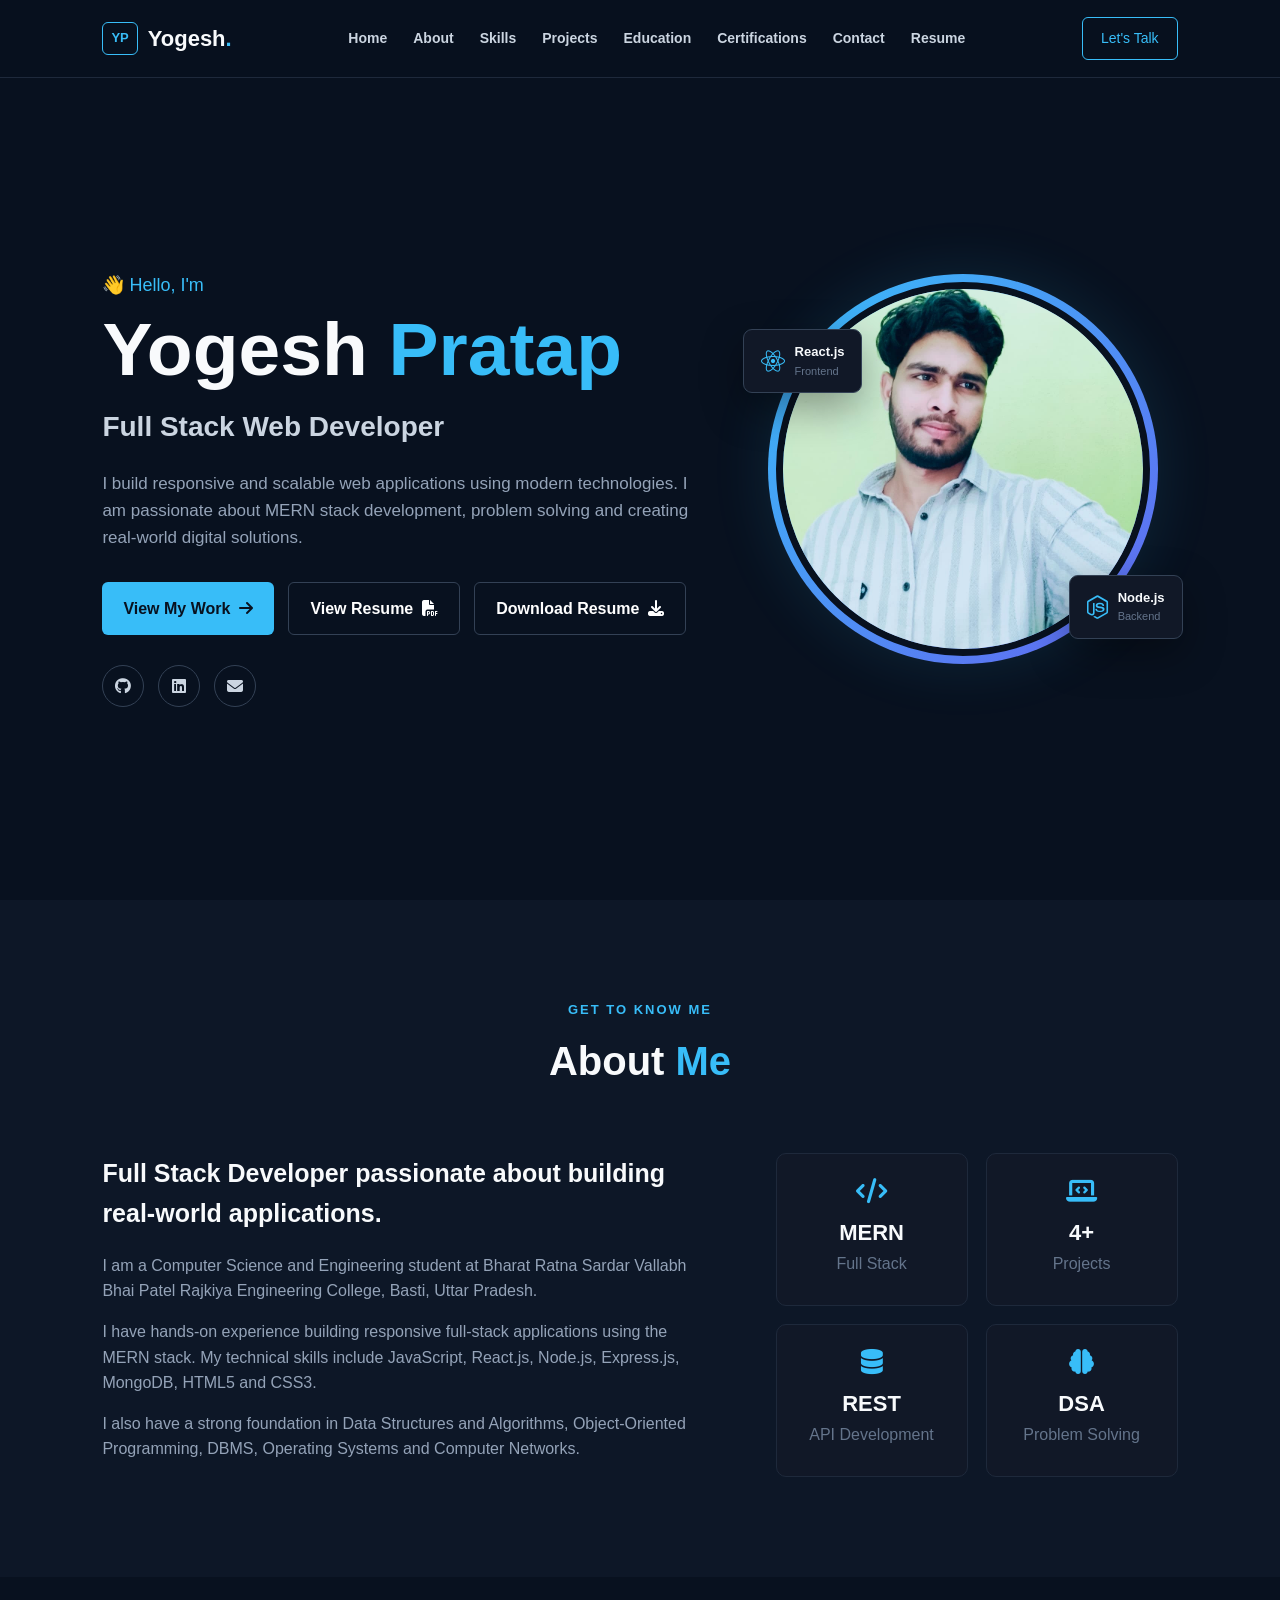
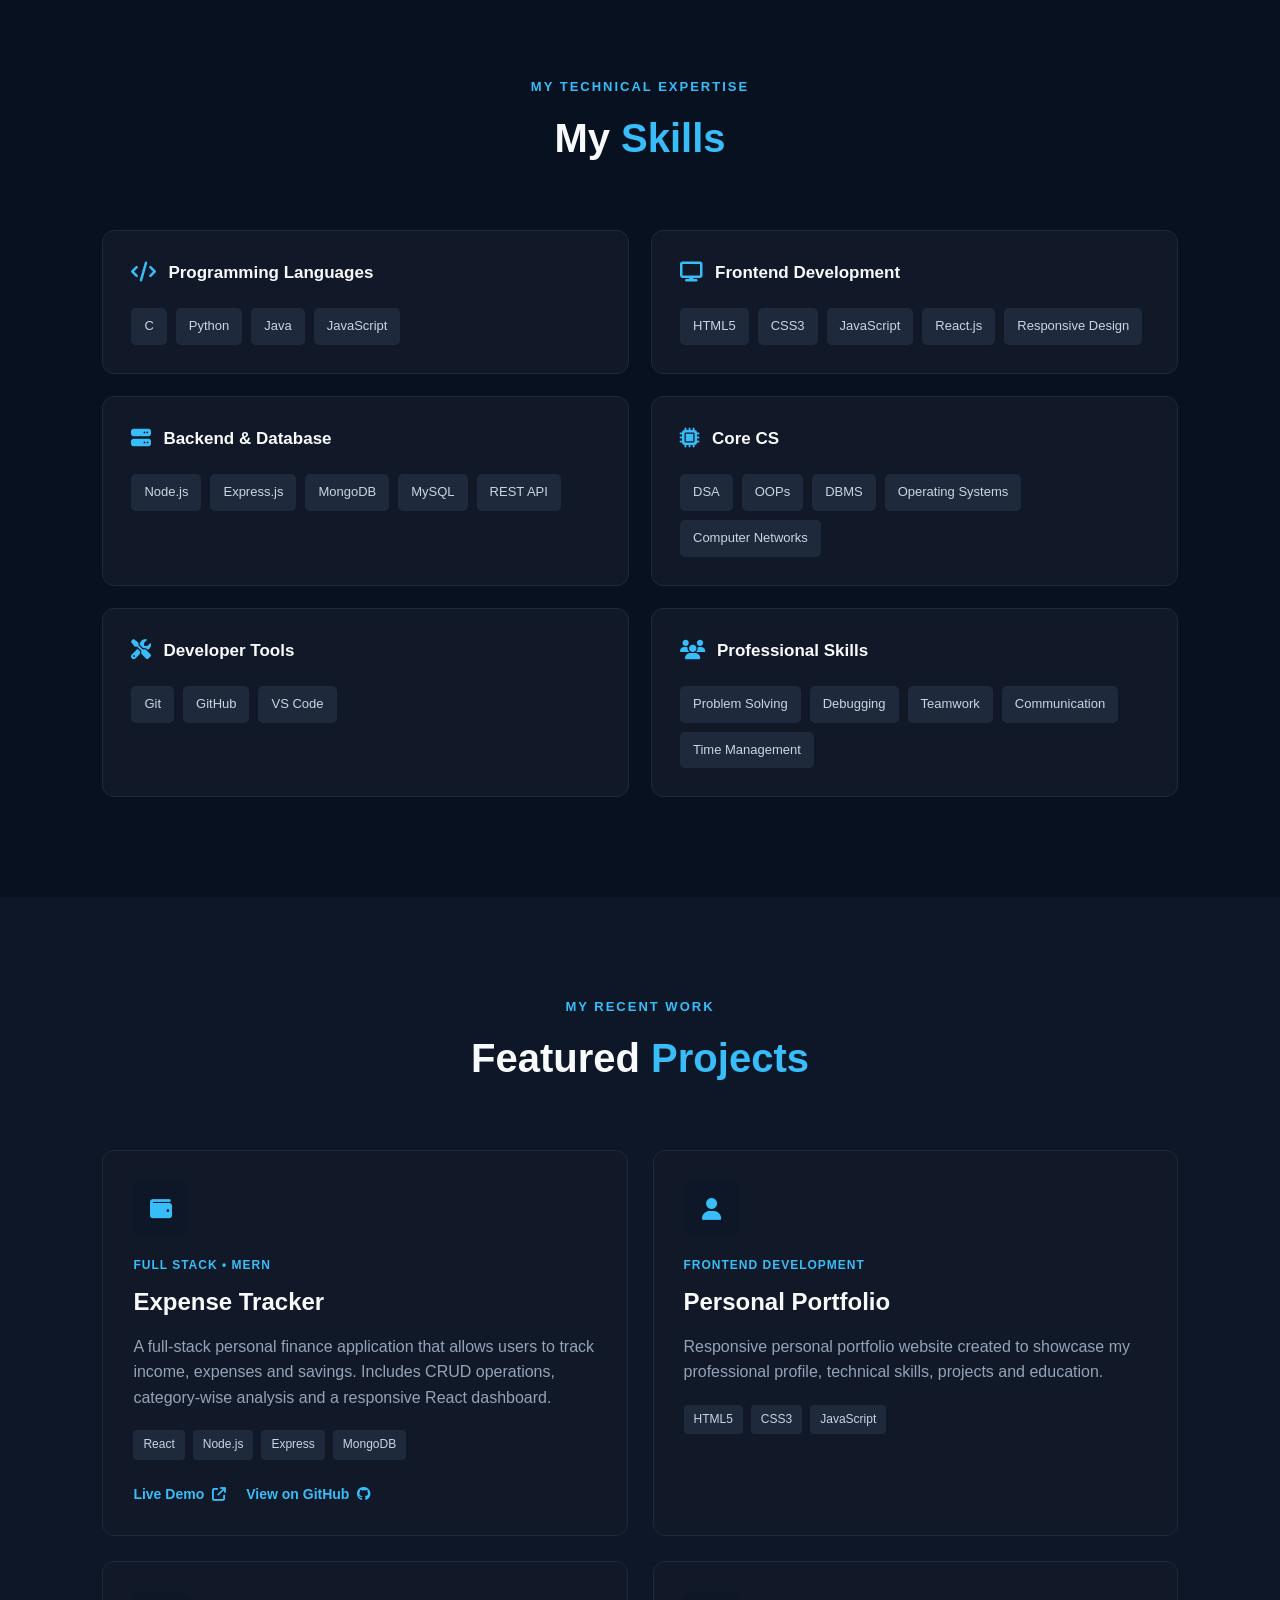
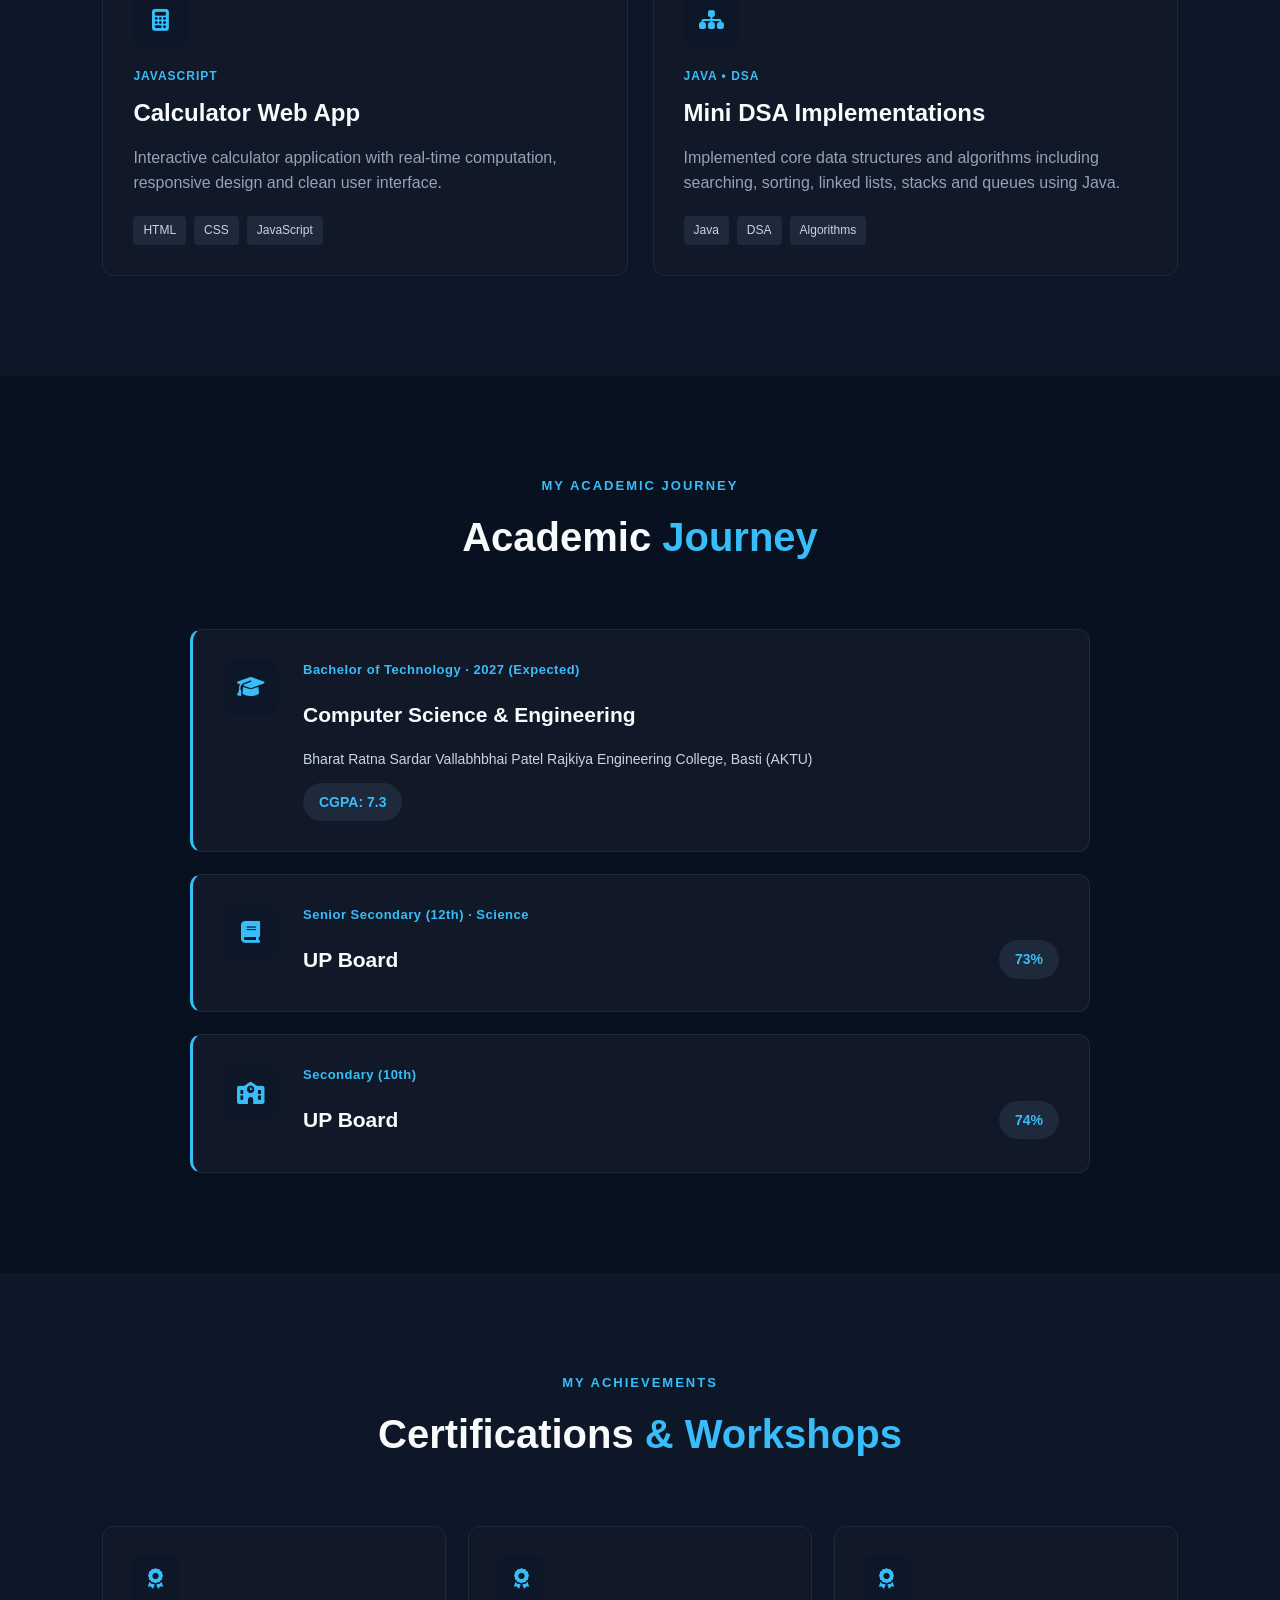
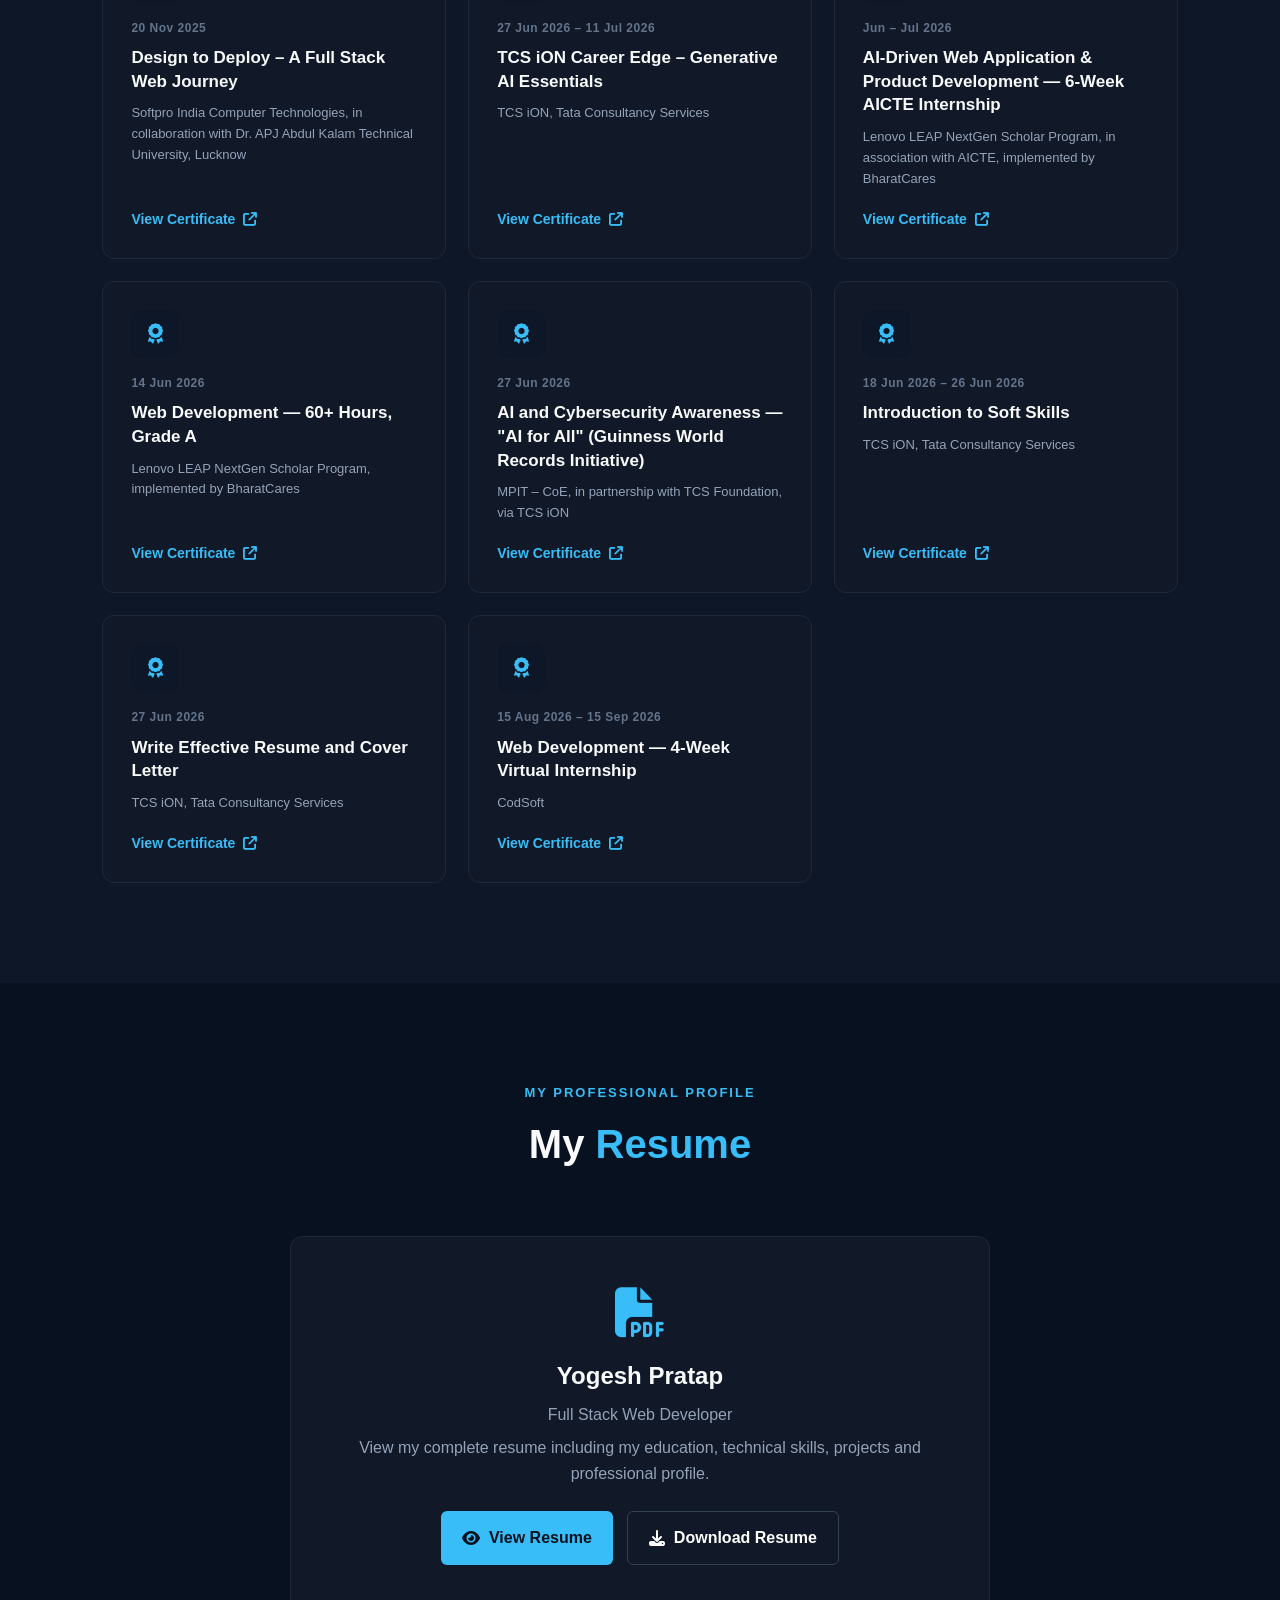
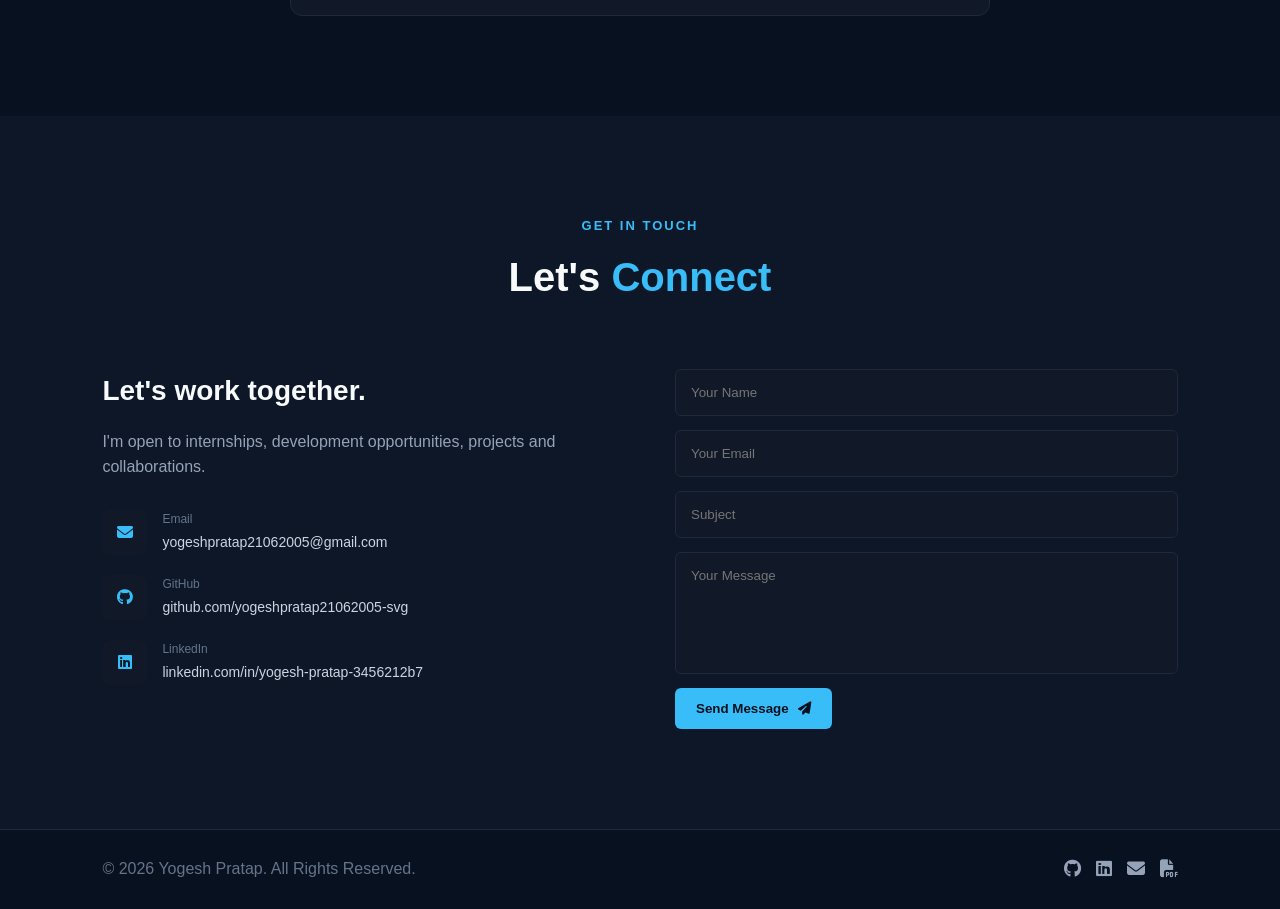
<file: index.html>
<!DOCTYPE html>
<html lang="en">

<head>
    <meta charset="UTF-8">
    <meta name="viewport" content="width=device-width, initial-scale=1.0">

    <title>Yogesh Pratap | Full Stack Web Developer</title>

    <link rel="stylesheet" href="style.css">

    <!-- Font Awesome -->
    <link
        rel="stylesheet"
        href="https://cdnjs.cloudflare.com/ajax/libs/font-awesome/6.5.2/css/all.min.css">
</head>

<body>

    <!-- ================= HEADER ================= -->

    <header class="header">

        <a href="#home" class="logo">
            <span class="logo-box">YP</span>
            <span>Yogesh<span class="blue">.</span></span>
        </a>

        <nav class="navbar">
            <a href="#home">Home</a>
            <a href="#about">About</a>
            <a href="#skills">Skills</a>
            <a href="#projects">Projects</a>
            <a href="#education">Education</a>
            <a href="#certifications">Certifications</a>
            <a href="#contact">Contact</a>

            <!-- Resume -->
            <a href="resume.pdf" target="_blank">Resume</a>
        </nav>

        <a href="#contact" class="talk-btn">
            Let's Talk
        </a>

    </header>


    <!-- ================= HERO ================= -->

    <section class="hero" id="home">

        <!-- LEFT SIDE -->

        <div class="hero-content">

            <p class="hello">
                👋 Hello, I'm
            </p>

            <h1>
                Yogesh <span>Pratap</span>
            </h1>

            <h2>
                Full Stack Web Developer
            </h2>

            <p class="hero-description">
                I build responsive and scalable web applications
                using modern technologies. I am passionate about
                MERN stack development, problem solving and creating
                real-world digital solutions.
            </p>


            <!-- HERO BUTTONS -->

            <div class="hero-buttons">

                <a href="#projects" class="btn primary-btn">
                    View My Work
                    <i class="fa-solid fa-arrow-right"></i>
                </a>

                <!-- View Resume -->
                <a
                    href="resume.pdf"
                    class="btn resume-btn"
                    target="_blank">
                    View Resume
                    <i class="fa-solid fa-file-pdf"></i>
                </a>

                <!-- Download Resume -->
                <a
                    href="resume.pdf"
                    class="btn resume-btn"
                    download="Yogesh_Pratap_Resume.pdf">
                    Download Resume
                    <i class="fa-solid fa-download"></i>
                </a>

            </div>


            <!-- SOCIAL LINKS -->

            <div class="social-links">

                <a
                    href="https://github.com/yogeshpratap21062005-svg"
                    target="_blank"
                    title="GitHub">
                    <i class="fa-brands fa-github"></i>
                </a>

                <a
                    href="https://www.linkedin.com/in/yogesh-pratap-3456212b7/"
                    target="_blank"
                    title="LinkedIn">
                    <i class="fa-brands fa-linkedin"></i>
                </a>

                <a
                    href="mailto:yogeshpratap21062005@gmail.com"
                    title="Email">
                    <i class="fa-solid fa-envelope"></i>
                </a>

            </div>

        </div>


        <!-- RIGHT SIDE / PROFILE IMAGE -->

        <div class="hero-image">

            <div class="image-wrapper">

                <!-- YOUR IMAGE -->
                <img
                    src="myimg.jpeg"
                    alt="Yogesh Pratap - Full Stack Web Developer">

            </div>


            <!-- Floating React Card -->

            <div class="floating-card react-card">

                <i class="fa-brands fa-react"></i>

                <div>
                    <strong>React.js</strong>
                    <small>Frontend</small>
                </div>

            </div>


            <!-- Floating Node Card -->

            <div class="floating-card node-card">

                <i class="fa-brands fa-node-js"></i>

                <div>
                    <strong>Node.js</strong>
                    <small>Backend</small>
                </div>

            </div>

        </div>

    </section>


    <!-- ================= ABOUT ================= -->

    <section class="section about" id="about">

        <div class="section-title">

            <p>GET TO KNOW ME</p>

            <h2>
                About <span>Me</span>
            </h2>

        </div>


        <div class="about-container">

            <div class="about-text">

                <h3>
                    Full Stack Developer passionate about
                    building real-world applications.
                </h3>

                <p>
                    I am a Computer Science and Engineering student
                    at Bharat Ratna Sardar Vallabh Bhai Patel
                    Rajkiya Engineering College, Basti, Uttar Pradesh.
                </p>

                <p>
                    I have hands-on experience building responsive
                    full-stack applications using the MERN stack.
                    My technical skills include JavaScript, React.js,
                    Node.js, Express.js, MongoDB, HTML5 and CSS3.
                </p>

                <p>
                    I also have a strong foundation in Data Structures
                    and Algorithms, Object-Oriented Programming,
                    DBMS, Operating Systems and Computer Networks.
                </p>

            </div>


            <div class="about-stats">

                <div class="stat-card">
                    <i class="fa-solid fa-code"></i>
                    <h3>MERN</h3>
                    <p>Full Stack</p>
                </div>

                <div class="stat-card">
                    <i class="fa-solid fa-laptop-code"></i>
                    <h3>4+</h3>
                    <p>Projects</p>
                </div>

                <div class="stat-card">
                    <i class="fa-solid fa-database"></i>
                    <h3>REST</h3>
                    <p>API Development</p>
                </div>

                <div class="stat-card">
                    <i class="fa-solid fa-brain"></i>
                    <h3>DSA</h3>
                    <p>Problem Solving</p>
                </div>

            </div>

        </div>

    </section>


    <!-- ================= SKILLS ================= -->

    <section class="section skills" id="skills">

        <div class="section-title">

            <p>MY TECHNICAL EXPERTISE</p>

            <h2>
                My <span>Skills</span>
            </h2>

        </div>


        <div class="skills-container">

            <!-- PROGRAMMING -->

            <div class="skill-category">

                <div class="skill-title">
                    <i class="fa-solid fa-code"></i>
                    <h3>Programming Languages</h3>
                </div>

                <div class="skill-tags">
                    <span>C</span>
                    <span>Python</span>
                    <span>Java</span>
                    <span>JavaScript</span>
                </div>

            </div>


            <!-- FRONTEND -->

            <div class="skill-category">

                <div class="skill-title">
                    <i class="fa-solid fa-display"></i>
                    <h3>Frontend Development</h3>
                </div>

                <div class="skill-tags">
                    <span>HTML5</span>
                    <span>CSS3</span>
                    <span>JavaScript</span>
                    <span>React.js</span>
                    <span>Responsive Design</span>
                </div>

            </div>


            <!-- BACKEND -->

            <div class="skill-category">

                <div class="skill-title">
                    <i class="fa-solid fa-server"></i>
                    <h3>Backend & Database</h3>
                </div>

                <div class="skill-tags">
                    <span>Node.js</span>
                    <span>Express.js</span>
                    <span>MongoDB</span>
                    <span>MySQL</span>
                    <span>REST API</span>
                </div>

            </div>


            <!-- COMPUTER SCIENCE -->

            <div class="skill-category">

                <div class="skill-title">
                    <i class="fa-solid fa-microchip"></i>
                    <h3>Core CS</h3>
                </div>

                <div class="skill-tags">
                    <span>DSA</span>
                    <span>OOPs</span>
                    <span>DBMS</span>
                    <span>Operating Systems</span>
                    <span>Computer Networks</span>
                </div>

            </div>


            <!-- TOOLS -->

            <div class="skill-category">

                <div class="skill-title">
                    <i class="fa-solid fa-screwdriver-wrench"></i>
                    <h3>Developer Tools</h3>
                </div>

                <div class="skill-tags">
                    <span>Git</span>
                    <span>GitHub</span>
                    <span>VS Code</span>
                </div>

            </div>


            <!-- PROFESSIONAL -->

            <div class="skill-category">

                <div class="skill-title">
                    <i class="fa-solid fa-users"></i>
                    <h3>Professional Skills</h3>
                </div>

                <div class="skill-tags">
                    <span>Problem Solving</span>
                    <span>Debugging</span>
                    <span>Teamwork</span>
                    <span>Communication</span>
                    <span>Time Management</span>
                </div>

            </div>

        </div>

    </section>


    <!-- ================= PROJECTS ================= -->

    <section class="section projects" id="projects">

        <div class="section-title">

            <p>MY RECENT WORK</p>

            <h2>
                Featured <span>Projects</span>
            </h2>

        </div>


        <div class="project-container">

            <!-- EXPENSE TRACKER -->

            <div class="project-card">

                <div class="project-icon">
                    <i class="fa-solid fa-wallet"></i>
                </div>

                <p class="project-type">FULL STACK • MERN</p>

                <h3>Expense Tracker</h3>

                <p>
                    A full-stack personal finance application that
                    allows users to track income, expenses and savings.
                    Includes CRUD operations, category-wise analysis
                    and a responsive React dashboard.
                </p>

                <div class="project-tech">
                    <span>React</span>
                    <span>Node.js</span>
                    <span>Express</span>
                    <span>MongoDB</span>
                </div>

                <div class="project-links">

                    <a
                        href="https://expense-tracker-1-zolz.onrender.com"
                        target="_blank"
                        class="project-link">
                        Live Demo
                        <i class="fa-solid fa-arrow-up-right-from-square"></i>
                    </a>

                    <a
                        href="https://github.com/yogeshpratap21062005-svg"
                        target="_blank"
                        class="project-link">
                        View on GitHub
                        <i class="fa-brands fa-github"></i>
                    </a>

                </div>

            </div>


            <!-- PORTFOLIO -->

            <div class="project-card">

                <div class="project-icon">
                    <i class="fa-solid fa-user"></i>
                </div>

                <p class="project-type">FRONTEND DEVELOPMENT</p>

                <h3>Personal Portfolio</h3>

                <p>
                    Responsive personal portfolio website created
                    to showcase my professional profile, technical
                    skills, projects and education.
                </p>

                <div class="project-tech">
                    <span>HTML5</span>
                    <span>CSS3</span>
                    <span>JavaScript</span>
                </div>

            </div>


            <!-- CALCULATOR -->

            <div class="project-card">

                <div class="project-icon">
                    <i class="fa-solid fa-calculator"></i>
                </div>

                <p class="project-type">JAVASCRIPT</p>

                <h3>Calculator Web App</h3>

                <p>
                    Interactive calculator application with
                    real-time computation, responsive design
                    and clean user interface.
                </p>

                <div class="project-tech">
                    <span>HTML</span>
                    <span>CSS</span>
                    <span>JavaScript</span>
                </div>

            </div>


            <!-- DSA -->

            <div class="project-card">

                <div class="project-icon">
                    <i class="fa-solid fa-sitemap"></i>
                </div>

                <p class="project-type">JAVA • DSA</p>

                <h3>Mini DSA Implementations</h3>

                <p>
                    Implemented core data structures and algorithms
                    including searching, sorting, linked lists,
                    stacks and queues using Java.
                </p>

                <div class="project-tech">
                    <span>Java</span>
                    <span>DSA</span>
                    <span>Algorithms</span>
                </div>

            </div>

        </div>

    </section>


    <!-- ================= EDUCATION ================= -->

    <section class="section education" id="education">

        <div class="section-title">

            <p>MY ACADEMIC JOURNEY</p>

            <h2>
                Academic <span>Journey</span>
            </h2>

        </div>


        <div class="timeline">

            <!-- B.TECH -->

            <div class="timeline-item">

                <div class="timeline-icon">
                    <i class="fa-solid fa-graduation-cap"></i>
                </div>

                <div class="timeline-content">

                    <p class="degree">
                        Bachelor of Technology · 2027 (Expected)
                    </p>

                    <h3>
                        Computer Science & Engineering
                    </h3>

                    <h4>
                        Bharat Ratna Sardar Vallabhbhai Patel Rajkiya Engineering College, Basti (AKTU)
                    </h4>

                    <div class="timeline-score">
                        <span>CGPA: 7.3</span>
                    </div>

                </div>

            </div>


            <!-- 12TH -->

            <div class="timeline-item">

                <div class="timeline-icon">
                    <i class="fa-solid fa-book"></i>
                </div>

                <div class="timeline-content">

                    <p class="degree">
                        Senior Secondary (12th) · Science
                    </p>

                    <h3>UP Board</h3>

                    <div class="timeline-score">
                        <span>73%</span>
                    </div>

                </div>

            </div>


            <!-- 10TH -->

            <div class="timeline-item">

                <div class="timeline-icon">
                    <i class="fa-solid fa-school"></i>
                </div>

                <div class="timeline-content">

                    <p class="degree">
                        Secondary (10th)
                    </p>

                    <h3>UP Board</h3>

                    <div class="timeline-score">
                        <span>74%</span>
                    </div>

                </div>

            </div>

        </div>

    </section>


    <!-- ================= CERTIFICATIONS ================= -->

    <section class="section certifications" id="certifications">

        <div class="section-title">

            <p>MY ACHIEVEMENTS</p>

            <h2>
                Certifications <span>& Workshops</span>
            </h2>

        </div>


        <div class="cert-container">


            <!-- SOFTPRO WORKSHOP -->

            <div class="cert-card">

                <div class="cert-icon">
                    <i class="fa-solid fa-award"></i>
                </div>

                <p class="cert-date">
                    20 Nov 2025
                </p>

                <h3>
                    Design to Deploy – A Full Stack Web Journey
                </h3>

                <p class="cert-issuer">
                    Softpro India Computer Technologies, in collaboration with Dr. APJ Abdul Kalam Technical University, Lucknow
                </p>

                <!-- CORRECT ROOT PATH -->
                <a
                    href="softpro-workshop.jpg"
                    target="_blank"
                    class="cert-link">
                    View Certificate
                    <i class="fa-solid fa-arrow-up-right-from-square"></i>
                </a>

            </div>


            <!-- TCS iON GENAI ESSENTIALS -->

            <div class="cert-card">

                <div class="cert-icon">
                    <i class="fa-solid fa-award"></i>
                </div>

                <p class="cert-date">
                    27 Jun 2026 – 11 Jul 2026
                </p>

                <h3>
                    TCS iON Career Edge – Generative AI Essentials
                </h3>

                <p class="cert-issuer">
                    TCS iON, Tata Consultancy Services
                </p>

                <!-- CORRECT ROOT PATH -->
                <a
                    href="tcs-ion-genai-essentials.pdf"
                    target="_blank"
                    class="cert-link">
                    View Certificate
                    <i class="fa-solid fa-arrow-up-right-from-square"></i>
                </a>

            </div>


            <!-- LENOVO AICTE INTERNSHIP -->

            <div class="cert-card">

                <div class="cert-icon">
                    <i class="fa-solid fa-award"></i>
                </div>

                <p class="cert-date">
                    Jun – Jul 2026
                </p>

                <h3>
                    AI-Driven Web Application & Product Development — 6-Week AICTE Internship
                </h3>

                <p class="cert-issuer">
                    Lenovo LEAP NextGen Scholar Program, in association with AICTE, implemented by BharatCares
                </p>

                <!-- CORRECT ROOT PATH -->
                <a
                    href="lenovo-aicte-internship.pdf"
                    target="_blank"
                    class="cert-link">
                    View Certificate
                    <i class="fa-solid fa-arrow-up-right-from-square"></i>
                </a>

            </div>


            <!-- LENOVO WEB DEVELOPMENT -->

            <div class="cert-card">

                <div class="cert-icon">
                    <i class="fa-solid fa-award"></i>
                </div>

                <p class="cert-date">
                    14 Jun 2026
                </p>

                <h3>
                    Web Development — 60+ Hours, Grade A
                </h3>

                <p class="cert-issuer">
                    Lenovo LEAP NextGen Scholar Program, implemented by BharatCares
                </p>

                <!-- CORRECT ROOT PATH -->
                <a
                    href="lenovo-web-development.pdf"
                    target="_blank"
                    class="cert-link">
                    View Certificate
                    <i class="fa-solid fa-arrow-up-right-from-square"></i>
                </a>

            </div>


            <!-- TCS iON AI FOR ALL -->

            <div class="cert-card">

                <div class="cert-icon">
                    <i class="fa-solid fa-award"></i>
                </div>

                <p class="cert-date">
                    27 Jun 2026
                </p>

                <h3>
                    AI and Cybersecurity Awareness — "AI for All" (Guinness World Records Initiative)
                </h3>

                <p class="cert-issuer">
                    MPIT – CoE, in partnership with TCS Foundation, via TCS iON
                </p>

                <!-- CORRECT ROOT PATH -->
                <a
                    href="tcs-ion-ai-for-all.pdf"
                    target="_blank"
                    class="cert-link">
                    View Certificate
                    <i class="fa-solid fa-arrow-up-right-from-square"></i>
                </a>

            </div>


            <!-- TCS iON SOFT SKILLS -->

            <div class="cert-card">

                <div class="cert-icon">
                    <i class="fa-solid fa-award"></i>
                </div>

                <p class="cert-date">
                    18 Jun 2026 – 26 Jun 2026
                </p>

                <h3>
                    Introduction to Soft Skills
                </h3>

                <p class="cert-issuer">
                    TCS iON, Tata Consultancy Services
                </p>

                <!-- Make sure this exact file exists in GitHub -->
                <a
                    href="tcs-ion-soft-skills.pdf"
                    target="_blank"
                    class="cert-link">
                    View Certificate
                    <i class="fa-solid fa-arrow-up-right-from-square"></i>
                </a>

            </div>


            <!-- TCS iON RESUME AND COVER LETTER -->

            <div class="cert-card">

                <div class="cert-icon">
                    <i class="fa-solid fa-award"></i>
                </div>

                <p class="cert-date">
                    27 Jun 2026
                </p>

                <h3>
                    Write Effective Resume and Cover Letter
                </h3>

                <p class="cert-issuer">
                    TCS iON, Tata Consultancy Services
                </p>

                <!-- Make sure this exact file exists in GitHub -->
                <a
                    href="tcs-ion-resume-letter.pdf"
                    target="_blank"
                    class="cert-link">
                    View Certificate
                    <i class="fa-solid fa-arrow-up-right-from-square"></i>
                </a>

            </div>


            <!-- CODSOFT WEB DEVELOPMENT INTERNSHIP -->

            <div class="cert-card">

                <div class="cert-icon">
                    <i class="fa-solid fa-award"></i>
                </div>

                <p class="cert-date">
                    15 Aug 2026 – 15 Sep 2026
                </p>

                <h3>
                    Web Development — 4-Week Virtual Internship
                </h3>

                <p class="cert-issuer">
                    CodSoft
                </p>

                <!-- CORRECT ROOT PATH -->
                <a
                    href="codsoft-web-development.pdf"
                    target="_blank"
                    class="cert-link">
                    View Certificate
                    <i class="fa-solid fa-arrow-up-right-from-square"></i>
                </a>

            </div>


        </div>

    </section>


    <!-- ================= RESUME ================= -->

    <section class="section resume-section" id="resume">

        <div class="section-title">

            <p>MY PROFESSIONAL PROFILE</p>

            <h2>
                My <span>Resume</span>
            </h2>

        </div>


        <div class="resume-container">

            <div class="resume-content">

                <i class="fa-solid fa-file-pdf resume-big-icon"></i>

                <h3>
                    Yogesh Pratap
                </h3>

                <p>
                    Full Stack Web Developer
                </p>

                <p>
                    View my complete resume including my education,
                    technical skills, projects and professional profile.
                </p>


                <div class="resume-buttons">

                    <!-- VIEW RESUME -->

                    <a
                        href="resume.pdf"
                        target="_blank"
                        class="btn primary-btn">

                        <i class="fa-solid fa-eye"></i>
                        View Resume

                    </a>


                    <!-- DOWNLOAD RESUME -->

                    <a
                        href="resume.pdf"
                        download="Yogesh_Pratap_Resume.pdf"
                        class="btn resume-btn">

                        <i class="fa-solid fa-download"></i>
                        Download Resume

                    </a>

                </div>

            </div>

        </div>

    </section>


    <!-- ================= CONTACT ================= -->

    <section class="section contact" id="contact">

        <div class="section-title">

            <p>GET IN TOUCH</p>

            <h2>
                Let's <span>Connect</span>
            </h2>

        </div>


        <div class="contact-container">


            <!-- CONTACT INFORMATION -->

            <div class="contact-info">

                <h3>
                    Let's work together.
                </h3>

                <p>
                    I'm open to internships, development opportunities,
                    projects and collaborations.
                </p>


                <!-- EMAIL -->

                <div class="contact-item">

                    <div class="contact-icon">
                        <i class="fa-solid fa-envelope"></i>
                    </div>

                    <div>

                        <small>Email</small>

                        <a href="mailto:yogeshpratap21062005@gmail.com">
                            yogeshpratap21062005@gmail.com
                        </a>

                    </div>

                </div>


                <!-- GITHUB -->

                <div class="contact-item">

                    <div class="contact-icon">
                        <i class="fa-brands fa-github"></i>
                    </div>

                    <div>

                        <small>GitHub</small>

                        <a
                            href="https://github.com/yogeshpratap21062005-svg"
                            target="_blank">
                            github.com/yogeshpratap21062005-svg
                        </a>

                    </div>

                </div>


                <!-- LINKEDIN -->

                <div class="contact-item">

                    <div class="contact-icon">
                        <i class="fa-brands fa-linkedin"></i>
                    </div>

                    <div>

                        <small>LinkedIn</small>

                        <a
                            href="https://www.linkedin.com/in/yogesh-pratap-3456212b7/"
                            target="_blank">
                            linkedin.com/in/yogesh-pratap-3456212b7
                        </a>

                    </div>

                </div>

            </div>


            <!-- CONTACT FORM -->

            <form class="contact-form">

                <input
                    type="text"
                    placeholder="Your Name"
                    required>

                <input
                    type="email"
                    placeholder="Your Email"
                    required>

                <input
                    type="text"
                    placeholder="Subject">

                <textarea
                    rows="6"
                    placeholder="Your Message"
                    required></textarea>

                <button
                    type="submit"
                    class="btn primary-btn">

                    Send Message
                    <i class="fa-solid fa-paper-plane"></i>

                </button>

            </form>

        </div>

    </section>


    <!-- ================= FOOTER ================= -->

    <footer>

        <p>
            © 2026 Yogesh Pratap. All Rights Reserved.
        </p>

        <div class="footer-social">

            <a
                href="https://github.com/yogeshpratap21062005-svg"
                target="_blank">
                <i class="fa-brands fa-github"></i>
            </a>

            <a
                href="https://www.linkedin.com/in/yogesh-pratap-3456212b7/"
                target="_blank">
                <i class="fa-brands fa-linkedin"></i>
            </a>

            <a href="mailto:yogeshpratap21062005@gmail.com">
                <i class="fa-solid fa-envelope"></i>
            </a>

            <a
                href="resume.pdf"
                target="_blank"
                title="Resume">
                <i class="fa-solid fa-file-pdf"></i>
            </a>

        </div>

    </footer>


</body>

</html>
</file>
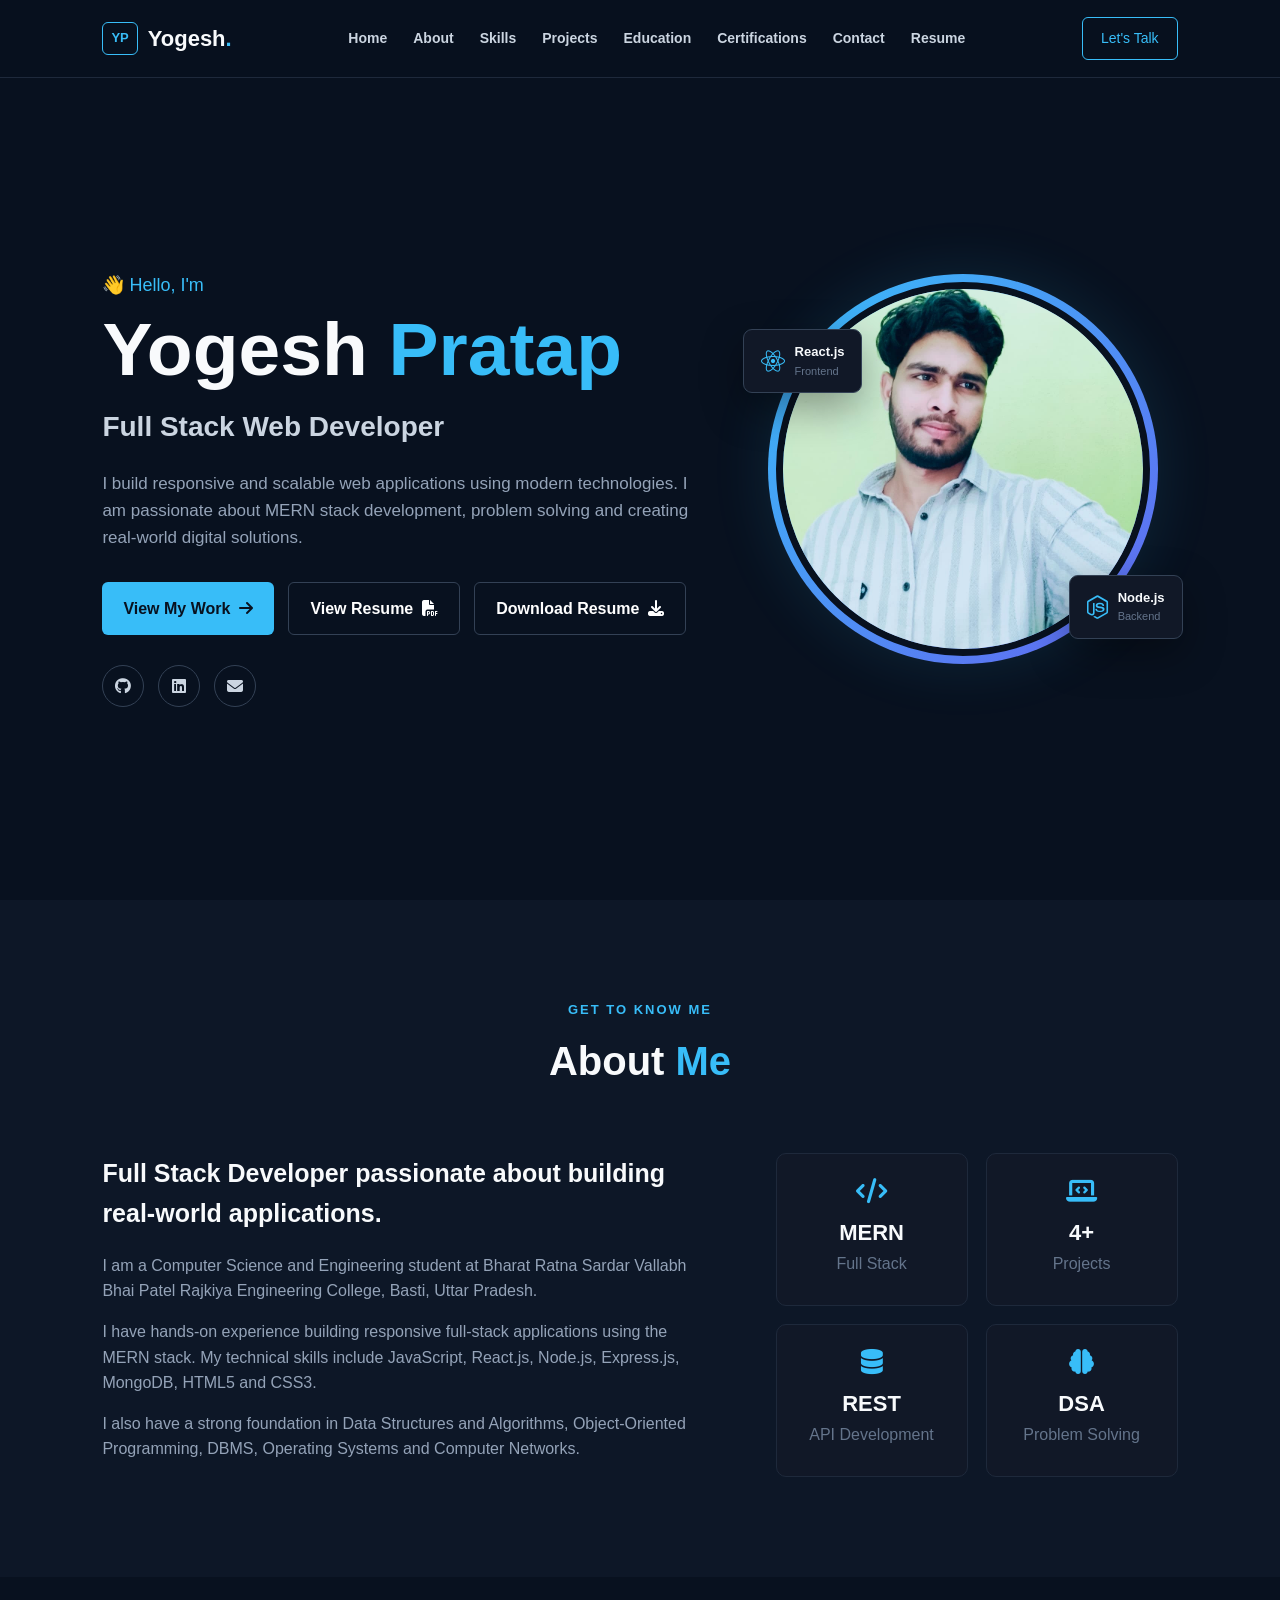
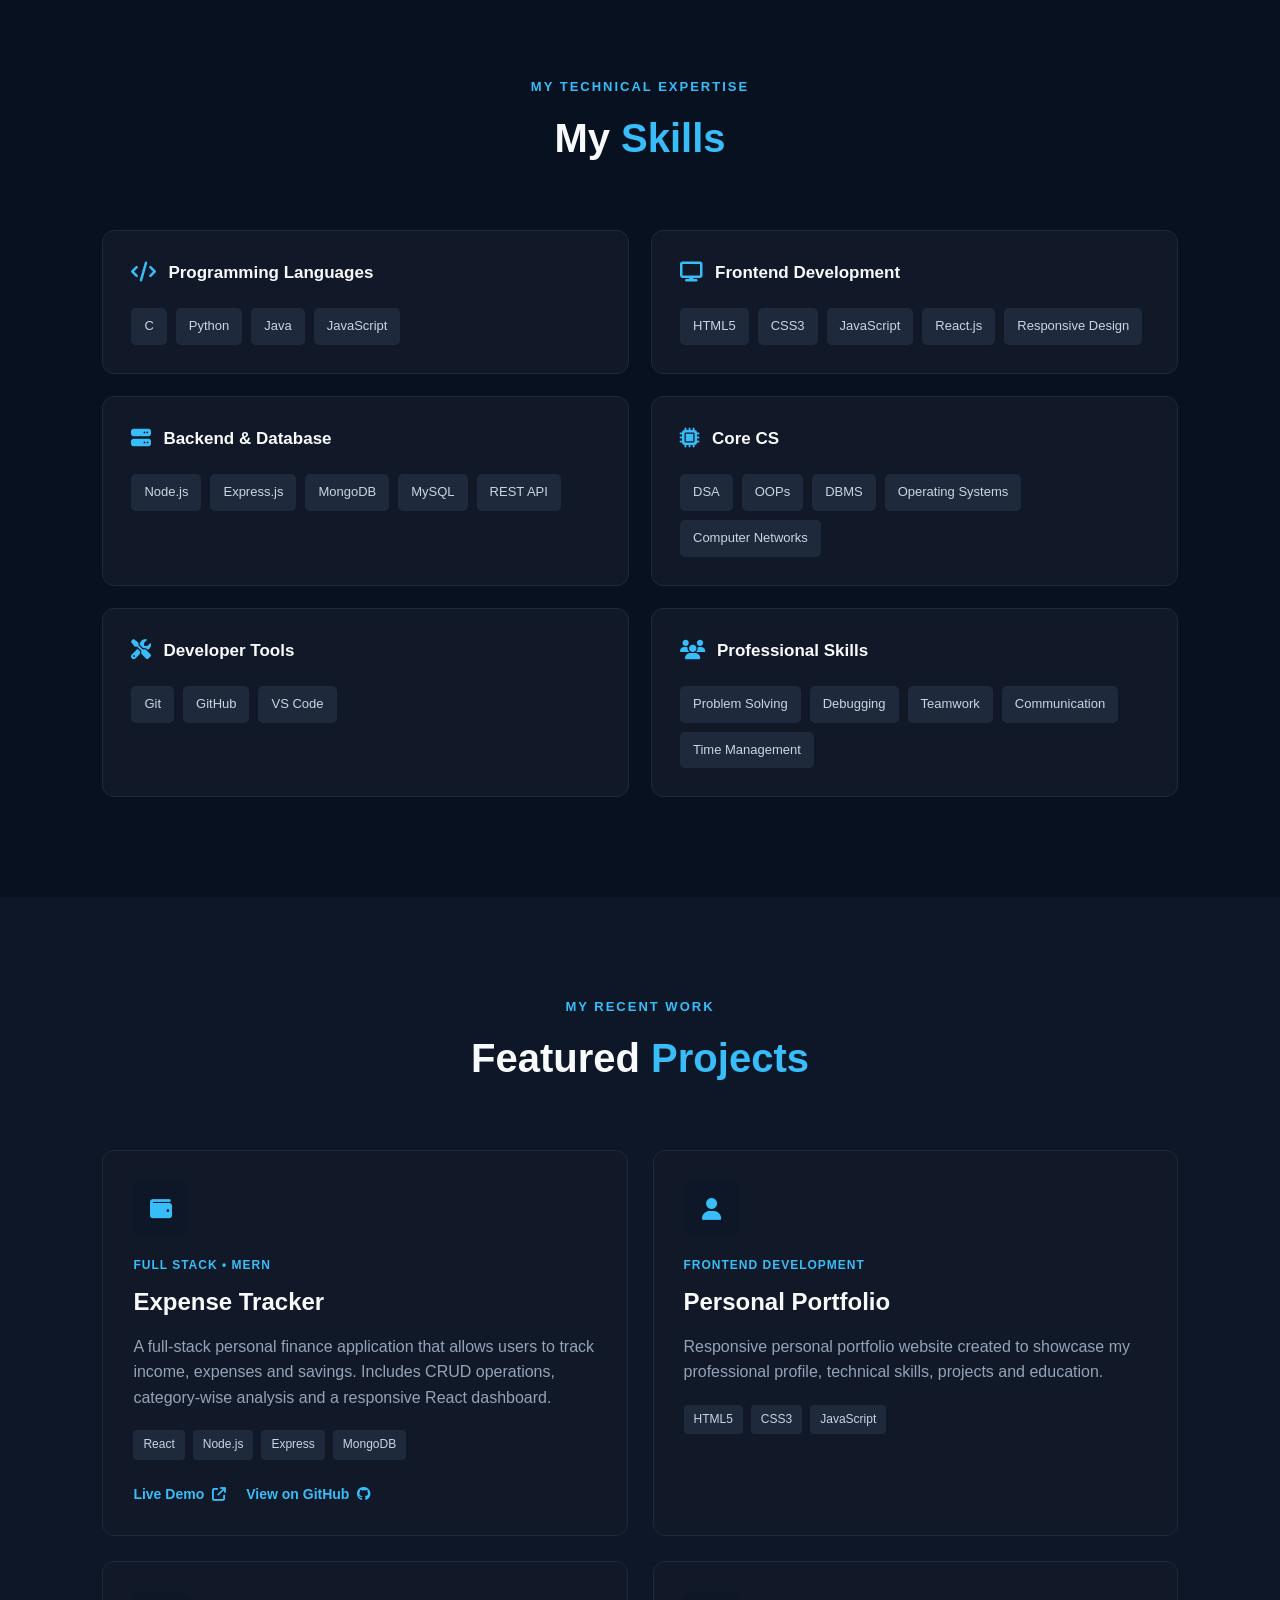
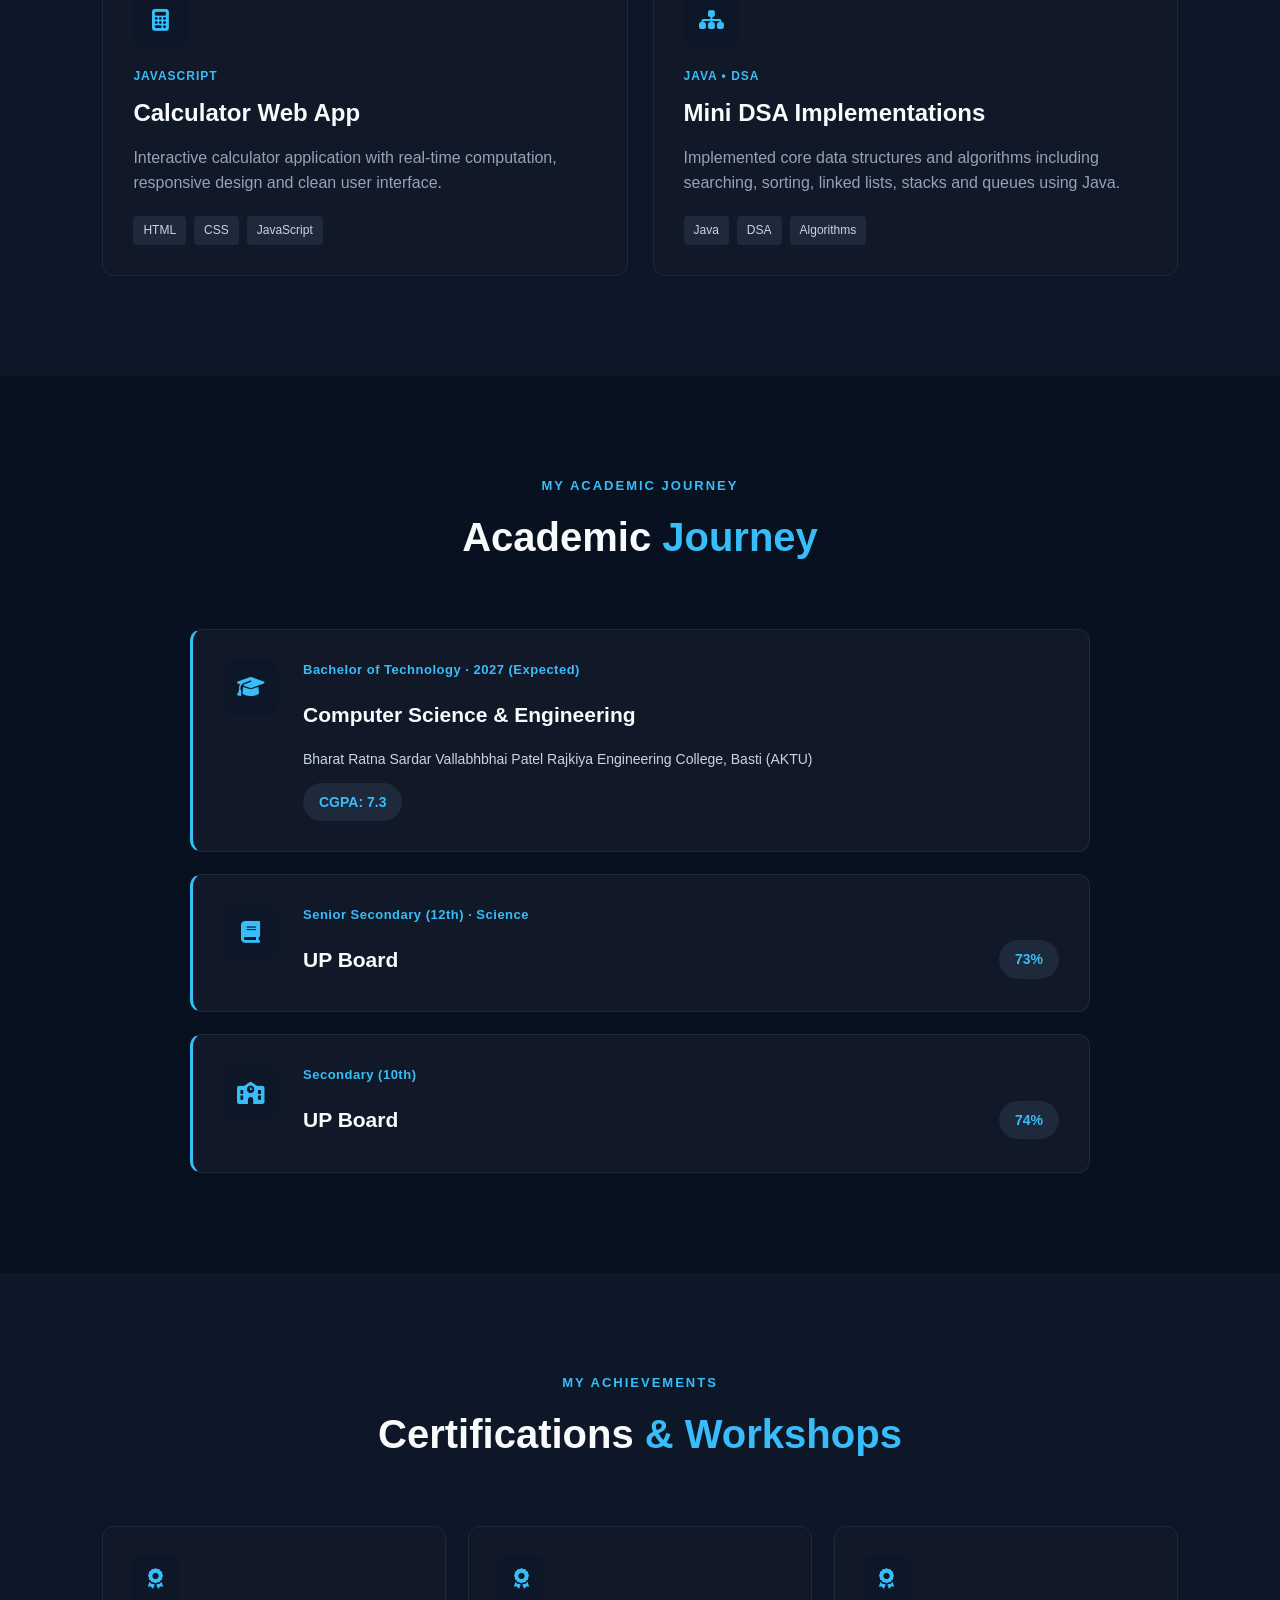
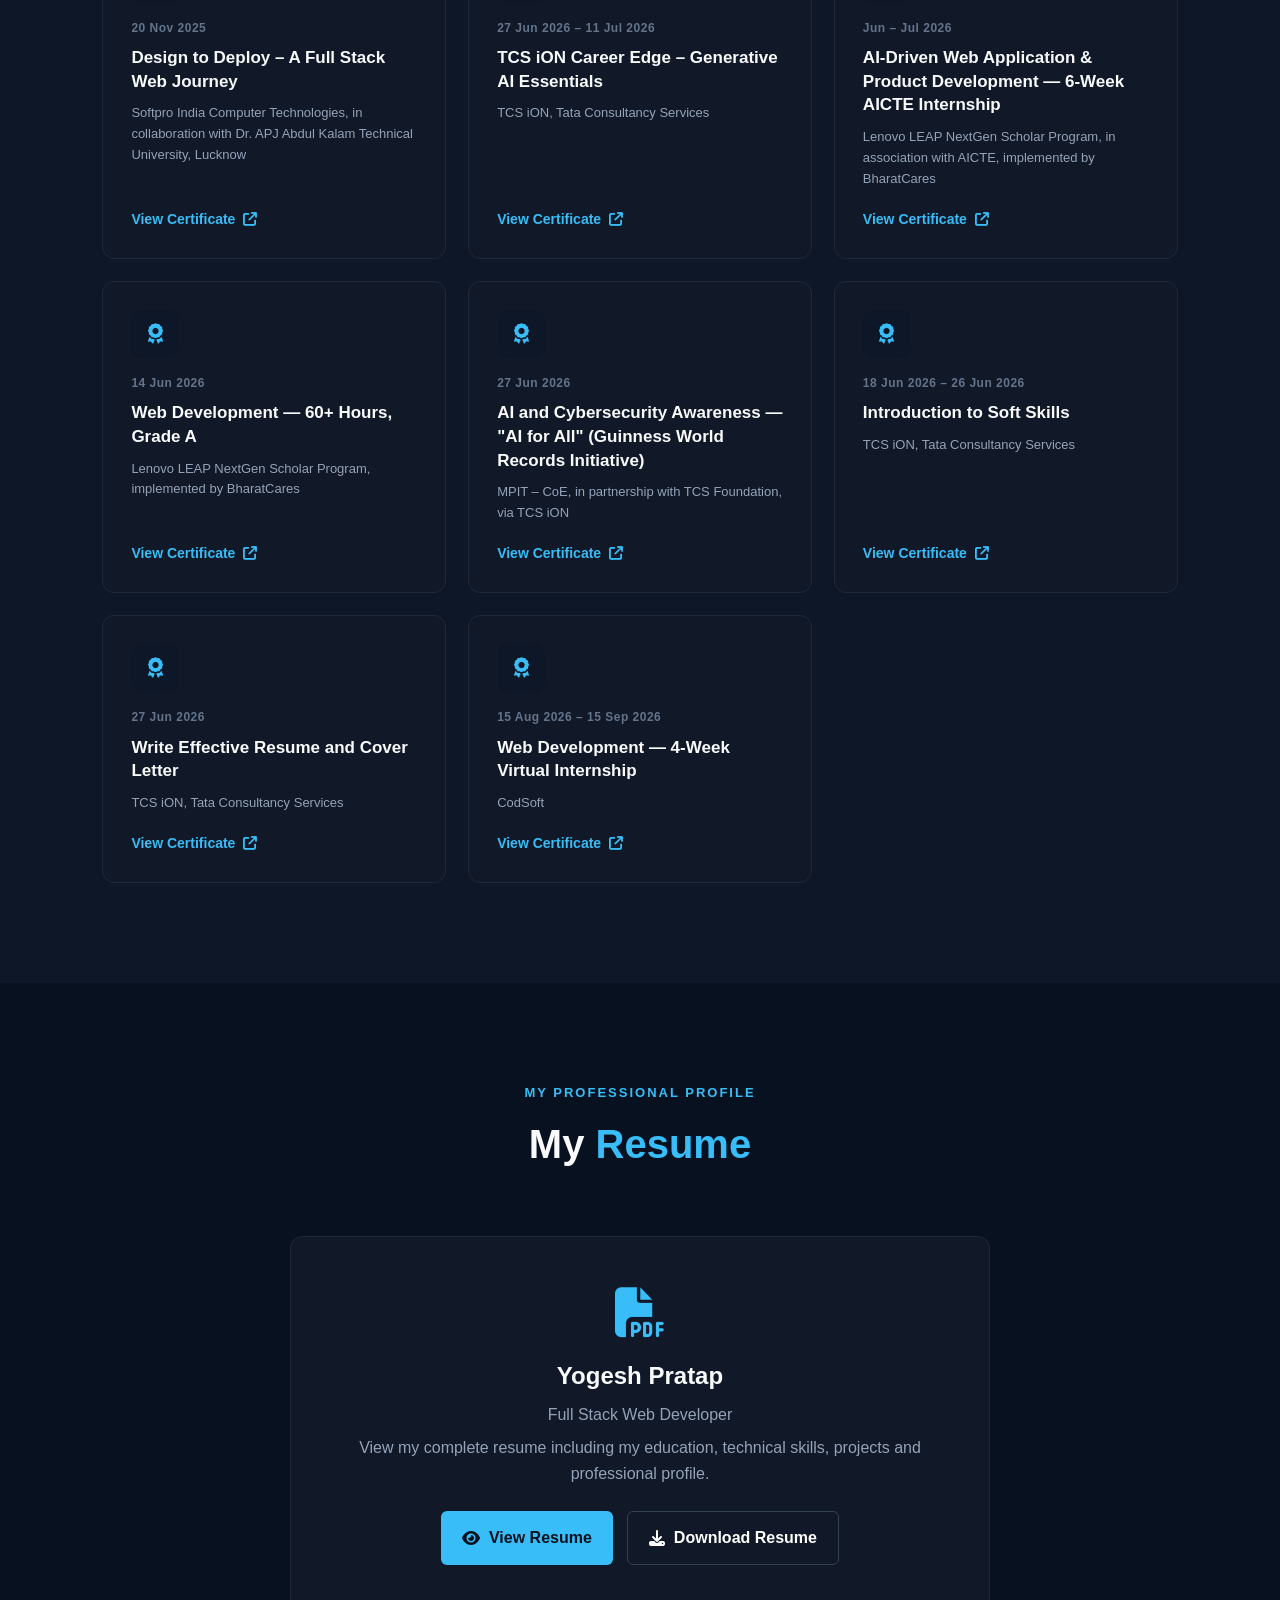
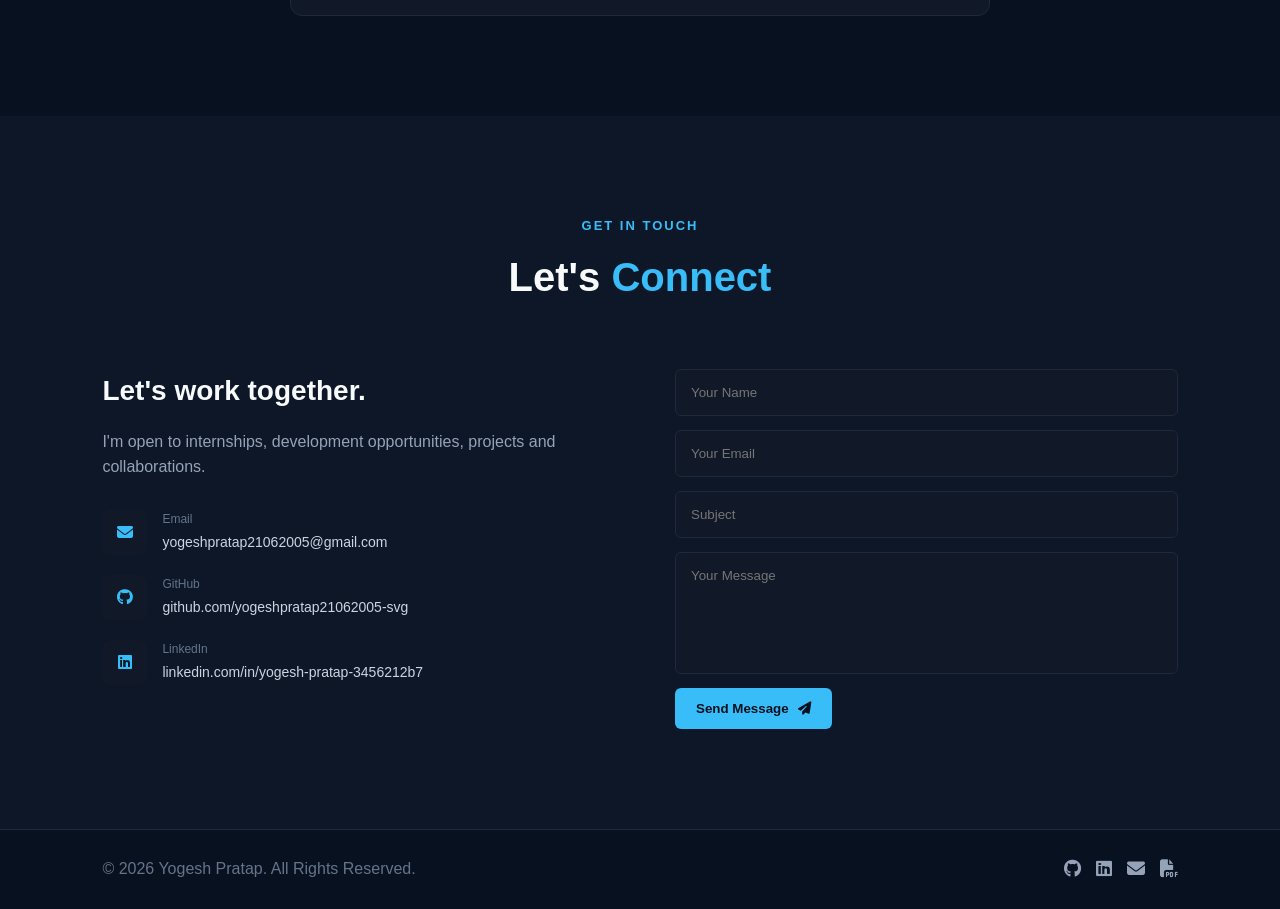
<file: portfolio.html>
<!DOCTYPE html>
<html lang="en">

<head>
    <meta charset="UTF-8">
    <meta name="viewport" content="width=device-width, initial-scale=1.0">

    <title>Yogesh Pratap | Full Stack Web Developer</title>

    <link rel="stylesheet" href="style.css">

    <!-- Font Awesome -->
    <link
        rel="stylesheet"
        href="https://cdnjs.cloudflare.com/ajax/libs/font-awesome/6.5.2/css/all.min.css"
    >
</head>

<body>

    <!-- ================= HEADER ================= -->

    <header class="header">

        <a href="#home" class="logo">
            <span class="logo-box">YP</span>
            <span>Yogesh<span class="blue">.</span></span>
        </a>

        <nav class="navbar">
            <a href="#home">Home</a>
            <a href="#about">About</a>
            <a href="#skills">Skills</a>
            <a href="#projects">Projects</a>
            <a href="#education">Education</a>
            <a href="#certifications">Certifications</a>
            <a href="#contact">Contact</a>

            <!-- Resume -->
            <a href="resume.pdf" target="_blank">Resume</a>
        </nav>

        <a href="#contact" class="talk-btn">
            Let's Talk
        </a>

    </header>


    <!-- ================= HERO ================= -->

    <section class="hero" id="home">

        <!-- LEFT SIDE -->

        <div class="hero-content">

            <p class="hello">
                👋 Hello, I'm
            </p>

            <h1>
                Yogesh <span>Pratap</span>
            </h1>

            <h2>
                Full Stack Web Developer
            </h2>

            <p class="hero-description">
                I build responsive and scalable web applications
                using modern technologies. I am passionate about
                MERN stack development, problem solving and creating
                real-world digital solutions.
            </p>

            <!-- HERO BUTTONS -->

            <div class="hero-buttons">

                <a href="#projects" class="btn primary-btn">
                    View My Work
                    <i class="fa-solid fa-arrow-right"></i>
                </a>

                <!-- View Resume -->
                <a
                    href="resume.pdf"
                    class="btn resume-btn"
                    target="_blank"
                >
                    View Resume
                    <i class="fa-solid fa-file-pdf"></i>
                </a>

                <!-- Download Resume -->
                <a
                    href="resume.pdf"
                    class="btn resume-btn"
                    download="Yogesh_Pratap_Resume.pdf"
                >
                    Download Resume
                    <i class="fa-solid fa-download"></i>
                </a>

            </div>

            <!-- SOCIAL LINKS -->

            <div class="social-links">

                <a
                    href="https://github.com/yogeshpratap21062005-svg"
                    target="_blank"
                    title="GitHub"
                >
                    <i class="fa-brands fa-github"></i>
                </a>

                <a
                    href="https://www.linkedin.com/in/yogesh-pratap-3456212b7/"
                    target="_blank"
                    title="LinkedIn"
                >
                    <i class="fa-brands fa-linkedin"></i>
                </a>

                <a
                    href="mailto:yogeshpratap21062005@gmail.com"
                    title="Email"
                >
                    <i class="fa-solid fa-envelope"></i>
                </a>

            </div>

        </div>


        <!-- RIGHT SIDE / PROFILE IMAGE -->

        <div class="hero-image">

            <div class="image-wrapper">

                <!-- YOUR IMAGE -->
                <img
                    src="myimg.jpeg"
                    alt="Yogesh Pratap - Full Stack Web Developer"
                >

            </div>

            <!-- Floating React Card -->

            <div class="floating-card react-card">

                <i class="fa-brands fa-react"></i>

                <div>
                    <strong>React.js</strong>
                    <small>Frontend</small>
                </div>

            </div>

            <!-- Floating Node Card -->

            <div class="floating-card node-card">

                <i class="fa-brands fa-node-js"></i>

                <div>
                    <strong>Node.js</strong>
                    <small>Backend</small>
                </div>

            </div>

        </div>

    </section>


    <!-- ================= ABOUT ================= -->

    <section class="section about" id="about">

        <div class="section-title">

            <p>GET TO KNOW ME</p>

            <h2>
                About <span>Me</span>
            </h2>

        </div>

        <div class="about-container">

            <div class="about-text">

                <h3>
                    Full Stack Developer passionate about
                    building real-world applications.
                </h3>

                <p>
                    I am a Computer Science and Engineering student
                    at Bharat Ratna Sardar Vallabh Bhai Patel
                    Rajkiya Engineering College, Basti, Uttar Pradesh.
                </p>

                <p>
                    I have hands-on experience building responsive
                    full-stack applications using the MERN stack.
                    My technical skills include JavaScript, React.js,
                    Node.js, Express.js, MongoDB, HTML5 and CSS3.
                </p>

                <p>
                    I also have a strong foundation in Data Structures
                    and Algorithms, Object-Oriented Programming,
                    DBMS, Operating Systems and Computer Networks.
                </p>

            </div>

            <div class="about-stats">

                <div class="stat-card">
                    <i class="fa-solid fa-code"></i>
                    <h3>MERN</h3>
                    <p>Full Stack</p>
                </div>

                <div class="stat-card">
                    <i class="fa-solid fa-laptop-code"></i>
                    <h3>4+</h3>
                    <p>Projects</p>
                </div>

                <div class="stat-card">
                    <i class="fa-solid fa-database"></i>
                    <h3>REST</h3>
                    <p>API Development</p>
                </div>

                <div class="stat-card">
                    <i class="fa-solid fa-brain"></i>
                    <h3>DSA</h3>
                    <p>Problem Solving</p>
                </div>

            </div>

        </div>

    </section>


    <!-- ================= SKILLS ================= -->

    <section class="section skills" id="skills">

        <div class="section-title">

            <p>MY TECHNICAL EXPERTISE</p>

            <h2>
                My <span>Skills</span>
            </h2>

        </div>

        <div class="skills-container">

            <!-- PROGRAMMING -->
            <div class="skill-category">
                <div class="skill-title">
                    <i class="fa-solid fa-code"></i>
                    <h3>Programming Languages</h3>
                </div>
                <div class="skill-tags">
                    <span>C</span>
                    <span>Python</span>
                    <span>Java</span>
                    <span>JavaScript</span>
                </div>
            </div>

            <!-- FRONTEND -->
            <div class="skill-category">
                <div class="skill-title">
                    <i class="fa-solid fa-display"></i>
                    <h3>Frontend Development</h3>
                </div>
                <div class="skill-tags">
                    <span>HTML5</span>
                    <span>CSS3</span>
                    <span>JavaScript</span>
                    <span>React.js</span>
                    <span>Responsive Design</span>
                </div>
            </div>

            <!-- BACKEND -->
            <div class="skill-category">
                <div class="skill-title">
                    <i class="fa-solid fa-server"></i>
                    <h3>Backend & Database</h3>
                </div>
                <div class="skill-tags">
                    <span>Node.js</span>
                    <span>Express.js</span>
                    <span>MongoDB</span>
                    <span>MySQL</span>
                    <span>REST API</span>
                </div>
            </div>

            <!-- COMPUTER SCIENCE -->
            <div class="skill-category">
                <div class="skill-title">
                    <i class="fa-solid fa-microchip"></i>
                    <h3>Core CS</h3>
                </div>
                <div class="skill-tags">
                    <span>DSA</span>
                    <span>OOPs</span>
                    <span>DBMS</span>
                    <span>Operating Systems</span>
                    <span>Computer Networks</span>
                </div>
            </div>

            <!-- TOOLS -->
            <div class="skill-category">
                <div class="skill-title">
                    <i class="fa-solid fa-screwdriver-wrench"></i>
                    <h3>Developer Tools</h3>
                </div>
                <div class="skill-tags">
                    <span>Git</span>
                    <span>GitHub</span>
                    <span>VS Code</span>
                </div>
            </div>

            <!-- PROFESSIONAL -->
            <div class="skill-category">
                <div class="skill-title">
                    <i class="fa-solid fa-users"></i>
                    <h3>Professional Skills</h3>
                </div>
                <div class="skill-tags">
                    <span>Problem Solving</span>
                    <span>Debugging</span>
                    <span>Teamwork</span>
                    <span>Communication</span>
                    <span>Time Management</span>
                </div>
            </div>

        </div>

    </section>


    <!-- ================= PROJECTS ================= -->

    <section class="section projects" id="projects">

        <div class="section-title">

            <p>MY RECENT WORK</p>

            <h2>
                Featured <span>Projects</span>
            </h2>

        </div>

        <div class="project-container">

            <!-- EXPENSE TRACKER -->
            <div class="project-card">
                <div class="project-icon">
                    <i class="fa-solid fa-wallet"></i>
                </div>
                <p class="project-type">FULL STACK • MERN</p>
                <h3>Expense Tracker</h3>
                <p>
                    A full-stack personal finance application that
                    allows users to track income, expenses and savings.
                    Includes CRUD operations, category-wise analysis
                    and a responsive React dashboard.
                </p>
                <div class="project-tech">
                    <span>React</span>
                    <span>Node.js</span>
                    <span>Express</span>
                    <span>MongoDB</span>
                </div>
                <div class="project-links">
                    <a
                        href="https://expense-tracker-1-zolz.onrender.com"
                        target="_blank"
                        class="project-link"
                    >
                        Live Demo
                        <i class="fa-solid fa-arrow-up-right-from-square"></i>
                    </a>

                    <a
                        href="https://github.com/yogeshpratap21062005-svg"
                        target="_blank"
                        class="project-link"
                    >
                        View on GitHub
                        <i class="fa-brands fa-github"></i>
                    </a>
                </div>
            </div>

            <!-- PORTFOLIO -->
            <div class="project-card">
                <div class="project-icon">
                    <i class="fa-solid fa-user"></i>
                </div>
                <p class="project-type">FRONTEND DEVELOPMENT</p>
                <h3>Personal Portfolio</h3>
                <p>
                    Responsive personal portfolio website created
                    to showcase my professional profile, technical
                    skills, projects and education.
                </p>
                <div class="project-tech">
                    <span>HTML5</span>
                    <span>CSS3</span>
                    <span>JavaScript</span>
                </div>
            </div>

            <!-- CALCULATOR -->
            <div class="project-card">
                <div class="project-icon">
                    <i class="fa-solid fa-calculator"></i>
                </div>
                <p class="project-type">JAVASCRIPT</p>
                <h3>Calculator Web App</h3>
                <p>
                    Interactive calculator application with
                    real-time computation, responsive design
                    and clean user interface.
                </p>
                <div class="project-tech">
                    <span>HTML</span>
                    <span>CSS</span>
                    <span>JavaScript</span>
                </div>
            </div>

            <!-- DSA -->
            <div class="project-card">
                <div class="project-icon">
                    <i class="fa-solid fa-sitemap"></i>
                </div>
                <p class="project-type">JAVA • DSA</p>
                <h3>Mini DSA Implementations</h3>
                <p>
                    Implemented core data structures and algorithms
                    including searching, sorting, linked lists,
                    stacks and queues using Java.
                </p>
                <div class="project-tech">
                    <span>Java</span>
                    <span>DSA</span>
                    <span>Algorithms</span>
                </div>
            </div>

        </div>

    </section>


    <!-- ================= EDUCATION ================= -->

    <section class="section education" id="education">

        <div class="section-title">
            <p>MY ACADEMIC JOURNEY</p>
            <h2>Academic <span>Journey</span></h2>
        </div>

        <div class="timeline">

            <!-- B.TECH -->
            <div class="timeline-item">
                <div class="timeline-icon">
                    <i class="fa-solid fa-graduation-cap"></i>
                </div>
                <div class="timeline-content">
                    <p class="degree">Bachelor of Technology · 2027 (Expected)</p>
                    <h3>Computer Science &amp; Engineering</h3>
                    <h4>Bharat Ratna Sardar Vallabhbhai Patel Rajkiya Engineering College, Basti (AKTU)</h4>
                    <div class="timeline-score">
                        <span>CGPA: 7.3</span>
                    </div>
                </div>
            </div>

            <!-- 12TH -->
            <div class="timeline-item">
                <div class="timeline-icon">
                    <i class="fa-solid fa-book"></i>
                </div>
                <div class="timeline-content">
                    <p class="degree">Senior Secondary (12th) · Science</p>
                    <h3>UP Board</h3>
                    <div class="timeline-score">
                        <span>73%</span>
                    </div>
                </div>
            </div>

            <!-- 10TH -->
            <div class="timeline-item">
                <div class="timeline-icon">
                    <i class="fa-solid fa-school"></i>
                </div>
                <div class="timeline-content">
                    <p class="degree">Secondary (10th)</p>
                    <h3>UP Board</h3>
                    <div class="timeline-score">
                        <span>74%</span>
                    </div>
                </div>
            </div>

        </div>

    </section>


    <!-- ================= CERTIFICATIONS ================= -->

    <section class="section certifications" id="certifications">

        <div class="section-title">
            <p>MY ACHIEVEMENTS</p>
            <h2>Certifications <span>&amp; Workshops</span></h2>
        </div>

        <div class="cert-container">

            <!-- SOFTPRO WORKSHOP -->
            <div class="cert-card">
                <div class="cert-icon"><i class="fa-solid fa-award"></i></div>
                <p class="cert-date">20 Nov 2025</p>
                <h3>Design to Deploy – A Full Stack Web Journey</h3>
                <p class="cert-issuer">Softpro India Computer Technologies, in collaboration with Dr. APJ Abdul Kalam Technical University, Lucknow</p>
                <a href="certificates/softpro-workshop.pdf" target="_blank" class="cert-link">
                    View Certificate <i class="fa-solid fa-arrow-up-right-from-square"></i>
                </a>
            </div>

            <!-- TCS iON GENAI ESSENTIALS -->
            <div class="cert-card">
                <div class="cert-icon"><i class="fa-solid fa-award"></i></div>
                <p class="cert-date">27 Jun 2026 – 11 Jul 2026</p>
                <h3>TCS iON Career Edge – Generative AI Essentials</h3>
                <p class="cert-issuer">TCS iON, Tata Consultancy Services</p>
                <a href="certificates/tcs-ion-genai-essentials.pdf" target="_blank" class="cert-link">
                    View Certificate <i class="fa-solid fa-arrow-up-right-from-square"></i>
                </a>
            </div>

            <!-- LENOVO AICTE INTERNSHIP -->
            <div class="cert-card">
                <div class="cert-icon"><i class="fa-solid fa-award"></i></div>
                <p class="cert-date">Jun – Jul 2026</p>
                <h3>AI-Driven Web Application &amp; Product Development — 6-Week AICTE Internship</h3>
                <p class="cert-issuer">Lenovo LEAP NextGen Scholar Program, in association with AICTE, implemented by BharatCares</p>
                <a href="certificates/lenovo-aicte-internship.pdf" target="_blank" class="cert-link">
                    View Certificate <i class="fa-solid fa-arrow-up-right-from-square"></i>
                </a>
            </div>

            <!-- LENOVO WEB DEVELOPMENT -->
            <div class="cert-card">
                <div class="cert-icon"><i class="fa-solid fa-award"></i></div>
                <p class="cert-date">14 Jun 2026</p>
                <h3>Web Development — 60+ Hours, Grade A</h3>
                <p class="cert-issuer">Lenovo LEAP NextGen Scholar Program, implemented by BharatCares</p>
                <a href="certificates/lenovo-web-development.pdf" target="_blank" class="cert-link">
                    View Certificate <i class="fa-solid fa-arrow-up-right-from-square"></i>
                </a>
            </div>

            <!-- TCS iON AI FOR ALL -->
            <div class="cert-card">
                <div class="cert-icon"><i class="fa-solid fa-award"></i></div>
                <p class="cert-date">27 Jun 2026</p>
                <h3>AI and Cybersecurity Awareness — "AI for All" (Guinness World Records Initiative)</h3>
                <p class="cert-issuer">MPIT – CoE, in partnership with TCS Foundation, via TCS iON</p>
                <a href="certificates/tcs-ion-ai-for-all.pdf" target="_blank" class="cert-link">
                    View Certificate <i class="fa-solid fa-arrow-up-right-from-square"></i>
                </a>
            </div>

            <!-- TCS iON SOFT SKILLS -->
            <div class="cert-card">
                <div class="cert-icon"><i class="fa-solid fa-award"></i></div>
                <p class="cert-date">18 Jun 2026 – 26 Jun 2026</p>
                <h3>Introduction to Soft Skills</h3>
                <p class="cert-issuer">TCS iON, Tata Consultancy Services</p>
                <a href="certificates/tcs-ion-soft-skills.pdf" target="_blank" class="cert-link">
                    View Certificate <i class="fa-solid fa-arrow-up-right-from-square"></i>
                </a>
            </div>

            <!-- TCS iON RESUME AND COVER LETTER -->
            <div class="cert-card">
                <div class="cert-icon"><i class="fa-solid fa-award"></i></div>
                <p class="cert-date">27 Jun 2026</p>
                <h3>Write Effective Resume and Cover Letter</h3>
                <p class="cert-issuer">TCS iON, Tata Consultancy Services</p>
                <a href="certificates/tcs-ion-resume-letter.pdf" target="_blank" class="cert-link">
                    View Certificate <i class="fa-solid fa-arrow-up-right-from-square"></i>
                </a>
            </div>

            <!-- CODSOFT WEB DEVELOPMENT INTERNSHIP -->
            <div class="cert-card">
                <div class="cert-icon"><i class="fa-solid fa-award"></i></div>
                <p class="cert-date">15 Aug 2026 – 15 Sep 2026</p>
                <h3>Web Development — 4-Week Virtual Internship</h3>
                <p class="cert-issuer">CodSoft</p>
                <a href="certificates/codsoft-web-development.pdf" target="_blank" class="cert-link">
                    View Certificate <i class="fa-solid fa-arrow-up-right-from-square"></i>
                </a>
            </div>

        </div>

    </section>


    <!-- ================= RESUME ================= -->

    <section class="section resume-section" id="resume">

        <div class="section-title">
            <p>MY PROFESSIONAL PROFILE</p>
            <h2>My <span>Resume</span></h2>
        </div>

        <div class="resume-container">
            <div class="resume-content">
                <i class="fa-solid fa-file-pdf resume-big-icon"></i>
                <h3>Yogesh Pratap</h3>
                <p>Full Stack Web Developer</p>
                <p>
                    View my complete resume including my education,
                    technical skills, projects and professional profile.
                </p>

                <div class="resume-buttons">
                    <a href="resume.pdf" target="_blank" class="btn primary-btn">
                        <i class="fa-solid fa-eye"></i>
                        View Resume
                    </a>
                    <a href="resume.pdf" download="Yogesh_Pratap_Resume.pdf" class="btn resume-btn">
                        <i class="fa-solid fa-download"></i>
                        Download Resume
                    </a>
                </div>
            </div>
        </div>

    </section>


    <!-- ================= CONTACT ================= -->

    <section class="section contact" id="contact">

        <div class="section-title">
            <p>GET IN TOUCH</p>
            <h2>Let's <span>Connect</span></h2>
        </div>

        <div class="contact-container">

            <!-- CONTACT INFORMATION -->
            <div class="contact-info">

                <h3>Let's work together.</h3>
                <p>
                    I'm open to internships, development opportunities,
                    projects and collaborations.
                </p>

                <!-- EMAIL -->
                <div class="contact-item">
                    <div class="contact-icon"><i class="fa-solid fa-envelope"></i></div>
                    <div>
                        <small>Email</small>
                        <a href="mailto:yogeshpratap21062005@gmail.com">yogeshpratap21062005@gmail.com</a>
                    </div>
                </div>

                <!-- GITHUB -->
                <div class="contact-item">
                    <div class="contact-icon"><i class="fa-brands fa-github"></i></div>
                    <div>
                        <small>GitHub</small>
                        <a href="https://github.com/yogeshpratap21062005-svg" target="_blank">github.com/yogeshpratap21062005-svg</a>
                    </div>
                </div>

                <!-- LINKEDIN -->
                <div class="contact-item">
                    <div class="contact-icon"><i class="fa-brands fa-linkedin"></i></div>
                    <div>
                        <small>LinkedIn</small>
                        <a href="https://www.linkedin.com/in/yogesh-pratap-3456212b7/" target="_blank">linkedin.com/in/yogesh-pratap-3456212b7</a>
                    </div>
                </div>

            </div>

            <!-- CONTACT FORM -->
            <form class="contact-form">
                <input type="text" placeholder="Your Name" required>
                <input type="email" placeholder="Your Email" required>
                <input type="text" placeholder="Subject">
                <textarea rows="6" placeholder="Your Message" required></textarea>
                <button type="submit" class="btn primary-btn">
                    Send Message
                    <i class="fa-solid fa-paper-plane"></i>
                </button>
            </form>

        </div>

    </section>


    <!-- ================= FOOTER ================= -->

    <footer>
        <p>© 2026 Yogesh Pratap. All Rights Reserved.</p>

        <div class="footer-social">
            <a href="https://github.com/yogeshpratap21062005-svg" target="_blank"><i class="fa-brands fa-github"></i></a>
            <a href="https://www.linkedin.com/in/yogesh-pratap-3456212b7/" target="_blank"><i class="fa-brands fa-linkedin"></i></a>
            <a href="mailto:yogeshpratap21062005@gmail.com"><i class="fa-solid fa-envelope"></i></a>
            <a href="resume.pdf" target="_blank" title="Resume"><i class="fa-solid fa-file-pdf"></i></a>
        </div>
    </footer>

</body>
</html>
</file>
<file: style.css>
/* ================= GLOBAL ================= */
* {
    margin: 0;
    padding: 0;
    box-sizing: border-box;
    scroll-behavior: smooth;
}

body {
    font-family: Arial, Helvetica, sans-serif;
    background: #08111f;
    color: #f8fafc;
    line-height: 1.6;
}

a {
    text-decoration: none;
    color: inherit;
}

section {
    scroll-margin-top: 90px;
}

/* ================= HEADER ================= */
.header {
    position: sticky;
    top: 0;
    z-index: 1000;

    width: 100%;
    min-height: 78px;

    padding: 0 8%;

    display: flex;
    align-items: center;
    justify-content: space-between;

    background: rgba(8, 17, 31, 0.95);

    backdrop-filter: blur(12px);

    border-bottom: 1px solid #1e293b;
}

/* LOGO */
.logo {
    display: flex;
    align-items: center;
    gap: 10px;

    font-size: 22px;
    font-weight: 700;
}

.logo-box {
    padding: 5px 8px;

    color: #38bdf8;

    border: 1px solid #38bdf8;
    border-radius: 6px;

    font-size: 13px;
}

.blue {
    color: #38bdf8;
}

/* NAVBAR */
.navbar {
    display: flex;
    align-items: center;
    gap: 26px;
}

.navbar a {
    position: relative;

    color: #cbd5e1;

    font-size: 14px;
    font-weight: 600;

    transition: 0.3s;
    white-space: nowrap;
}

.navbar a:hover {
    color: #38bdf8;
}

.navbar a::after {
    content: "";

    position: absolute;

    left: 0;
    bottom: -8px;

    width: 0;
    height: 2px;

    background: #38bdf8;

    transition: 0.3s;
}

.navbar a:hover::after {
    width: 100%;
}

/* TALK BUTTON */
.talk-btn {
    padding: 9px 18px;

    color: #38bdf8;

    border: 1px solid #38bdf8;
    border-radius: 6px;

    font-size: 14px;

    transition: 0.3s;
}

.talk-btn:hover {
    background: #38bdf8;
    color: #08111f;
}

/* ================= HERO ================= */
.hero {
    min-height: calc(100vh - 78px);

    padding: 70px 8%;

    display: flex;

    align-items: center;
    justify-content: space-between;

    gap: 50px;
}

/* HERO TEXT */
.hero-content {
    max-width: 650px;
}

.hello {
    color: #38bdf8;

    font-size: 18px;

    margin-bottom: 8px;
}

.hero h1 {
    font-size: clamp(45px, 6vw, 75px);

    line-height: 1.1;
}

.hero h1 span {
    color: #38bdf8;
}

.hero h2 {
    margin-top: 15px;

    color: #cbd5e1;

    font-size: 28px;
}

.hero-description {
    margin-top: 20px;

    max-width: 600px;

    color: #94a3b8;

    font-size: 17px;
}

/* HERO BUTTONS */
.hero-buttons {
    margin-top: 30px;

    display: flex;

    flex-wrap: wrap;

    gap: 14px;
}

.btn {
    padding: 13px 21px;

    display: inline-flex;

    align-items: center;

    gap: 9px;

    border-radius: 6px;

    font-weight: 600;

    transition: 0.3s;
}

.primary-btn {
    background: #38bdf8;

    color: #08111f;
}

.primary-btn:hover {
    transform: translateY(-3px);

    box-shadow:
        0 10px 30px rgba(56, 189, 248, 0.25);
}

.resume-btn {
    color: white;

    border: 1px solid #334155;
}

.resume-btn:hover {
    color: #38bdf8;

    border-color: #38bdf8;
}

/* SOCIAL */
.social-links {
    margin-top: 30px;

    display: flex;

    gap: 14px;
}

.social-links a {
    width: 42px;
    height: 42px;

    display: flex;

    align-items: center;
    justify-content: center;

    color: #cbd5e1;

    border: 1px solid #334155;
    border-radius: 50%;

    transition: 0.3s;
}

.social-links a:hover {
    color: #38bdf8;

    border-color: #38bdf8;

    transform: translateY(-4px);
}

/* ================= PROFILE IMAGE ================= */
.hero-image {
    position: relative;

    width: 430px;
    height: 430px;

    flex-shrink: 0;
}

.image-wrapper {
    width: 390px;
    height: 390px;

    margin: auto;

    padding: 8px;

    border-radius: 50%;

    background: linear-gradient(
        135deg,
        #38bdf8,
        #6366f1
    );

    box-shadow:
        0 0 60px rgba(56, 189, 248, 0.12);
}

.image-wrapper img {
    width: 100%;
    height: 100%;

    display: block;

    object-fit: cover;

    border-radius: 50%;

    border: 7px solid #08111f;
}

/* FLOATING CARDS */
.floating-card {
    position: absolute;

    padding: 12px 17px;

    display: flex;

    align-items: center;

    gap: 10px;

    background: #111827;

    border: 1px solid #334155;
    border-radius: 9px;

    box-shadow:
        0 15px 40px rgba(0, 0, 0, 0.35);
}

.floating-card i {
    font-size: 24px;

    color: #38bdf8;
}

.floating-card strong {
    display: block;

    font-size: 13px;
}

.floating-card small {
    display: block;

    color: #64748b;

    font-size: 11px;
}

.react-card {
    top: 55px;
    left: -5px;
}

.node-card {
    right: -5px;
    bottom: 65px;
}

/* ================= COMMON SECTION ================= */
.section {
    padding: 100px 8%;
}

.section-title {
    text-align: center;

    margin-bottom: 60px;
}

.section-title p {
    color: #38bdf8;

    font-size: 13px;
    font-weight: 700;
    letter-spacing: 2px;
}

.section-title h2 {
    margin-top: 8px;

    font-size: 40px;
}

.section-title h2 span {
    color: #38bdf8;
}

/* ================= ABOUT ================= */
.about {
    background: #0d1727;
}

.about-container {
    max-width: 1100px;

    margin: auto;

    display: grid;

    grid-template-columns: 1.5fr 1fr;

    gap: 70px;
}

.about-text h3 {
    margin-bottom: 20px;

    font-size: 25px;
}

.about-text p {
    margin-bottom: 15px;

    color: #94a3b8;
}

/* STATS */
.about-stats {
    display: grid;

    grid-template-columns: 1fr 1fr;

    gap: 18px;
}

.stat-card {
    padding: 25px;

    text-align: center;

    background: #111827;

    border: 1px solid #1e293b;
    border-radius: 10px;

    transition: 0.3s;
}

.stat-card:hover {
    transform: translateY(-5px);

    border-color: #38bdf8;
}

.stat-card i {
    color: #38bdf8;

    font-size: 25px;
}

.stat-card h3 {
    margin-top: 8px;

    font-size: 22px;
}

.stat-card p {
    color: #64748b;
}

/* ================= SKILLS ================= */
.skills-container {
    max-width: 1100px;

    margin: auto;

    display: grid;

    grid-template-columns: 1fr 1fr;

    gap: 22px;
}

.skill-category {
    padding: 28px;

    background: #111827;

    border: 1px solid #1e293b;
    border-radius: 12px;

    transition: 0.3s;
}

.skill-category:hover {
    border-color: #334155;

    transform: translateY(-3px);
}

.skill-title {
    display: flex;

    align-items: center;

    gap: 12px;

    margin-bottom: 22px;
}

.skill-title i {
    color: #38bdf8;

    font-size: 20px;
}

.skill-title h3 {
    font-size: 17px;
}

.skill-tags {
    display: flex;

    flex-wrap: wrap;

    gap: 9px;
}

.skill-tags span {
    padding: 8px 13px;

    background: #1e293b;
    border-radius: 5px;

    color: #cbd5e1;

    font-size: 13px;

    transition: 0.3s;
}

.skill-tags span:hover {
    color: #38bdf8;

    transform: translateY(-2px);
}

/* ================= PROJECTS ================= */
.projects {
    background: #0d1727;
}

.project-container {
    max-width: 1150px;

    margin: auto;

    display: grid;

    grid-template-columns: 1fr 1fr;

    gap: 25px;
}

.project-card {
    padding: 30px;

    background: #111827;

    border: 1px solid #1e293b;
    border-radius: 12px;

    transition: 0.3s;
}

.project-card:hover {
    transform: translateY(-7px);

    border-color: #38bdf8;

    box-shadow:
        0 15px 40px rgba(0, 0, 0, 0.25);
}

.project-icon {
    width: 55px;
    height: 55px;

    margin-bottom: 20px;

    display: flex;

    align-items: center;
    justify-content: center;

    background: #0d1727;
    border-radius: 10px;

    color: #38bdf8;

    font-size: 22px;
}

.project-type {
    color: #38bdf8;

    font-size: 12px;
    font-weight: 700;
    letter-spacing: 1px;
}

.project-card h3 {
    margin: 8px 0 12px;

    font-size: 24px;
}

.project-card > p:not(.project-type) {
    color: #94a3b8;
}

.project-tech {
    margin-top: 20px;

    display: flex;

    flex-wrap: wrap;

    gap: 8px;
}

.project-tech span {
    padding: 5px 10px;

    background: #1e293b;
    border-radius: 4px;

    color: #cbd5e1;

    font-size: 12px;
}

.project-link {
    display: inline-flex;

    align-items: center;

    gap: 8px;

    color: #38bdf8;

    font-size: 14px;
    font-weight: 600;
}

.project-links {
    display: flex;

    flex-wrap: wrap;

    align-items: center;

    gap: 20px;

    margin-top: 23px;
}

/* ================= EDUCATION / ACADEMIC JOURNEY ================= */
.timeline {
    max-width: 900px;

    margin: auto;

    display: flex;
    flex-direction: column;

    gap: 22px;
}

.timeline-item {
    display: flex;

    align-items: flex-start;

    gap: 25px;

    padding: 30px;

    background: #111827;

    border: 1px solid #1e293b;
    border-left: 3px solid #38bdf8;
    border-radius: 12px;

    transition: 0.3s;
}

.timeline-item:hover {
    transform: translateY(-3px);

    border-color: #38bdf8;
}

.timeline-icon {
    width: 55px;
    height: 55px;

    flex-shrink: 0;

    display: flex;

    align-items: center;
    justify-content: center;

    background: #0d1727;

    color: #38bdf8;

    border-radius: 10px;

    font-size: 22px;
}

.timeline-content {
    flex: 1;

    display: flex;
    flex-wrap: wrap;
    align-items: center;
    justify-content: space-between;
    gap: 12px;
}

.timeline-content .degree {
    color: #38bdf8;

    font-weight: 700;

    font-size: 13px;
    letter-spacing: 0.5px;

    width: 100%;
}

.timeline-content h3 {
    margin: 5px 0;

    font-size: 21px;
}

.timeline-content h4 {
    color: #cbd5e1;

    font-weight: 500;

    font-size: 14px;

    width: 100%;
}

.timeline-score span {
    display: inline-block;

    padding: 8px 16px;

    background: #1e293b;

    color: #38bdf8;

    border-radius: 20px;

    font-size: 14px;
    font-weight: 700;

    white-space: nowrap;
}

/* ================= CERTIFICATIONS ================= */
.certifications {
    background: #0d1727;
}

.cert-container {
    max-width: 1150px;

    margin: auto;

    display: grid;

    grid-template-columns: 1fr 1fr 1fr;

    gap: 22px;
}

.cert-card {
    padding: 28px;

    background: #111827;

    border: 1px solid #1e293b;
    border-radius: 12px;

    transition: 0.3s;

    display: flex;
    flex-direction: column;
}

.cert-card:hover {
    transform: translateY(-6px);

    border-color: #38bdf8;

    box-shadow:
        0 15px 40px rgba(0, 0, 0, 0.25);
}

.cert-icon {
    width: 48px;
    height: 48px;

    margin-bottom: 16px;

    display: flex;

    align-items: center;
    justify-content: center;

    background: #0d1727;
    border-radius: 10px;

    color: #38bdf8;

    font-size: 20px;
}

.cert-date {
    color: #64748b;

    font-size: 12px;
    font-weight: 700;
    letter-spacing: 0.5px;

    margin-bottom: 8px;
}

.cert-card h3 {
    font-size: 17px;

    margin-bottom: 10px;

    line-height: 1.4;
}

.cert-issuer {
    color: #94a3b8;

    font-size: 13px;

    flex: 1;

    margin-bottom: 18px;
}

.cert-link {
    display: inline-flex;

    align-items: center;

    gap: 8px;

    color: #38bdf8;

    font-size: 14px;
    font-weight: 600;
}

/* ================= CONTACT ================= */
.contact {
    background: #0d1727;
}

.contact-container {
    max-width: 1100px;

    margin: auto;

    display: grid;

    grid-template-columns: 1fr 1fr;

    gap: 70px;
}

.contact-info h3 {
    margin-bottom: 15px;

    font-size: 28px;
}

.contact-info > p {
    margin-bottom: 30px;

    color: #94a3b8;
}

.contact-item {
    display: flex;

    align-items: center;

    gap: 15px;

    margin-bottom: 20px;
}

.contact-icon {
    width: 45px;
    height: 45px;

    display: flex;

    align-items: center;
    justify-content: center;

    background: #111827;

    color: #38bdf8;

    border-radius: 8px;
}

.contact-item small {
    display: block;

    color: #64748b;

    font-size: 12px;
}

.contact-item a {
    color: #cbd5e1;

    font-size: 14px;

    transition: 0.3s;
}

.contact-item a:hover {
    color: #38bdf8;
}

/* CONTACT FORM */
.contact-form {
    display: flex;

    flex-direction: column;

    gap: 14px;
}

.contact-form input,
.contact-form textarea {
    width: 100%;

    padding: 15px;

    background: #111827;

    color: white;

    border: 1px solid #1e293b;
    border-radius: 6px;

    outline: none;

    font-family: inherit;

    resize: none;
}

.contact-form input:focus,
.contact-form textarea:focus {
    border-color: #38bdf8;
}

.contact-form button {
    width: fit-content;

    border: none;

    cursor: pointer;
}

/* ================= RESUME SECTION ================= */
.resume-container {
    max-width: 700px;

    margin: auto;

    text-align: center;
}

.resume-content {
    padding: 50px;

    background: #111827;

    border: 1px solid #1e293b;
    border-radius: 12px;
}

.resume-big-icon {
    font-size: 50px;

    color: #38bdf8;

    margin-bottom: 20px;
}

.resume-content h3 {
    font-size: 24px;

    margin-bottom: 6px;
}

.resume-content > p {
    color: #94a3b8;

    margin-bottom: 8px;
}

.resume-buttons {
    margin-top: 25px;

    display: flex;

    justify-content: center;

    flex-wrap: wrap;

    gap: 14px;
}

/* ================= FOOTER ================= */
footer {
    padding: 25px 8%;

    display: flex;

    align-items: center;
    justify-content: space-between;

    border-top: 1px solid #1e293b;

    color: #64748b;
}

.footer-social {
    display: flex;

    gap: 15px;
}

.footer-social a {
    color: #94a3b8;

    font-size: 18px;

    transition: 0.3s;
}

.footer-social a:hover {
    color: #38bdf8;
}

/* ================= RESPONSIVE ================= */
@media (max-width: 1000px) {

    .navbar {
        gap: 14px;
    }

    .talk-btn {
        display: none;
    }

    .hero {
        flex-direction: column-reverse;

        text-align: center;
    }

    .hero-buttons,
    .social-links {
        justify-content: center;
    }

    .about-container,
    .contact-container {
        grid-template-columns: 1fr;
    }

    .cert-container {
        grid-template-columns: 1fr 1fr;
    }
}

@media (max-width: 750px) {

    .header {
        padding: 18px 5%;

        flex-direction: column;

        gap: 15px;
    }

    .navbar {
        flex-wrap: wrap;

        justify-content: center;

        gap: 15px;
    }

    .hero {
        padding: 60px 5%;
    }

    .hero h1 {
        font-size: 48px;
    }

    .hero h2 {
        font-size: 22px;
    }

    .hero-image {
        width: 340px;
        height: 340px;
    }

    .image-wrapper {
        width: 310px;
        height: 310px;
    }

    .floating-card {
        display: none;
    }

    .section {
        padding: 70px 5%;
    }

    .skills-container,
    .project-container {
        grid-template-columns: 1fr;
    }

    .cert-container {
        grid-template-columns: 1fr;
    }

    .timeline-item {
        flex-direction: column;
    }

    .timeline-content {
        flex-direction: column;
        align-items: flex-start;
    }

    footer {
        flex-direction: column;

        gap: 15px;

        text-align: center;
    }
}

@media (max-width: 450px) {

    .hero h1 {
        font-size: 40px;
    }

    .hero-image {
        width: 290px;
        height: 290px;
    }

    .image-wrapper {
        width: 270px;
        height: 270px;
    }

    .about-stats {
        grid-template-columns: 1fr;
    }

    .hero-buttons {
        flex-direction: column;
    }

    .btn {
        justify-content: center;
    }
}
</file>
